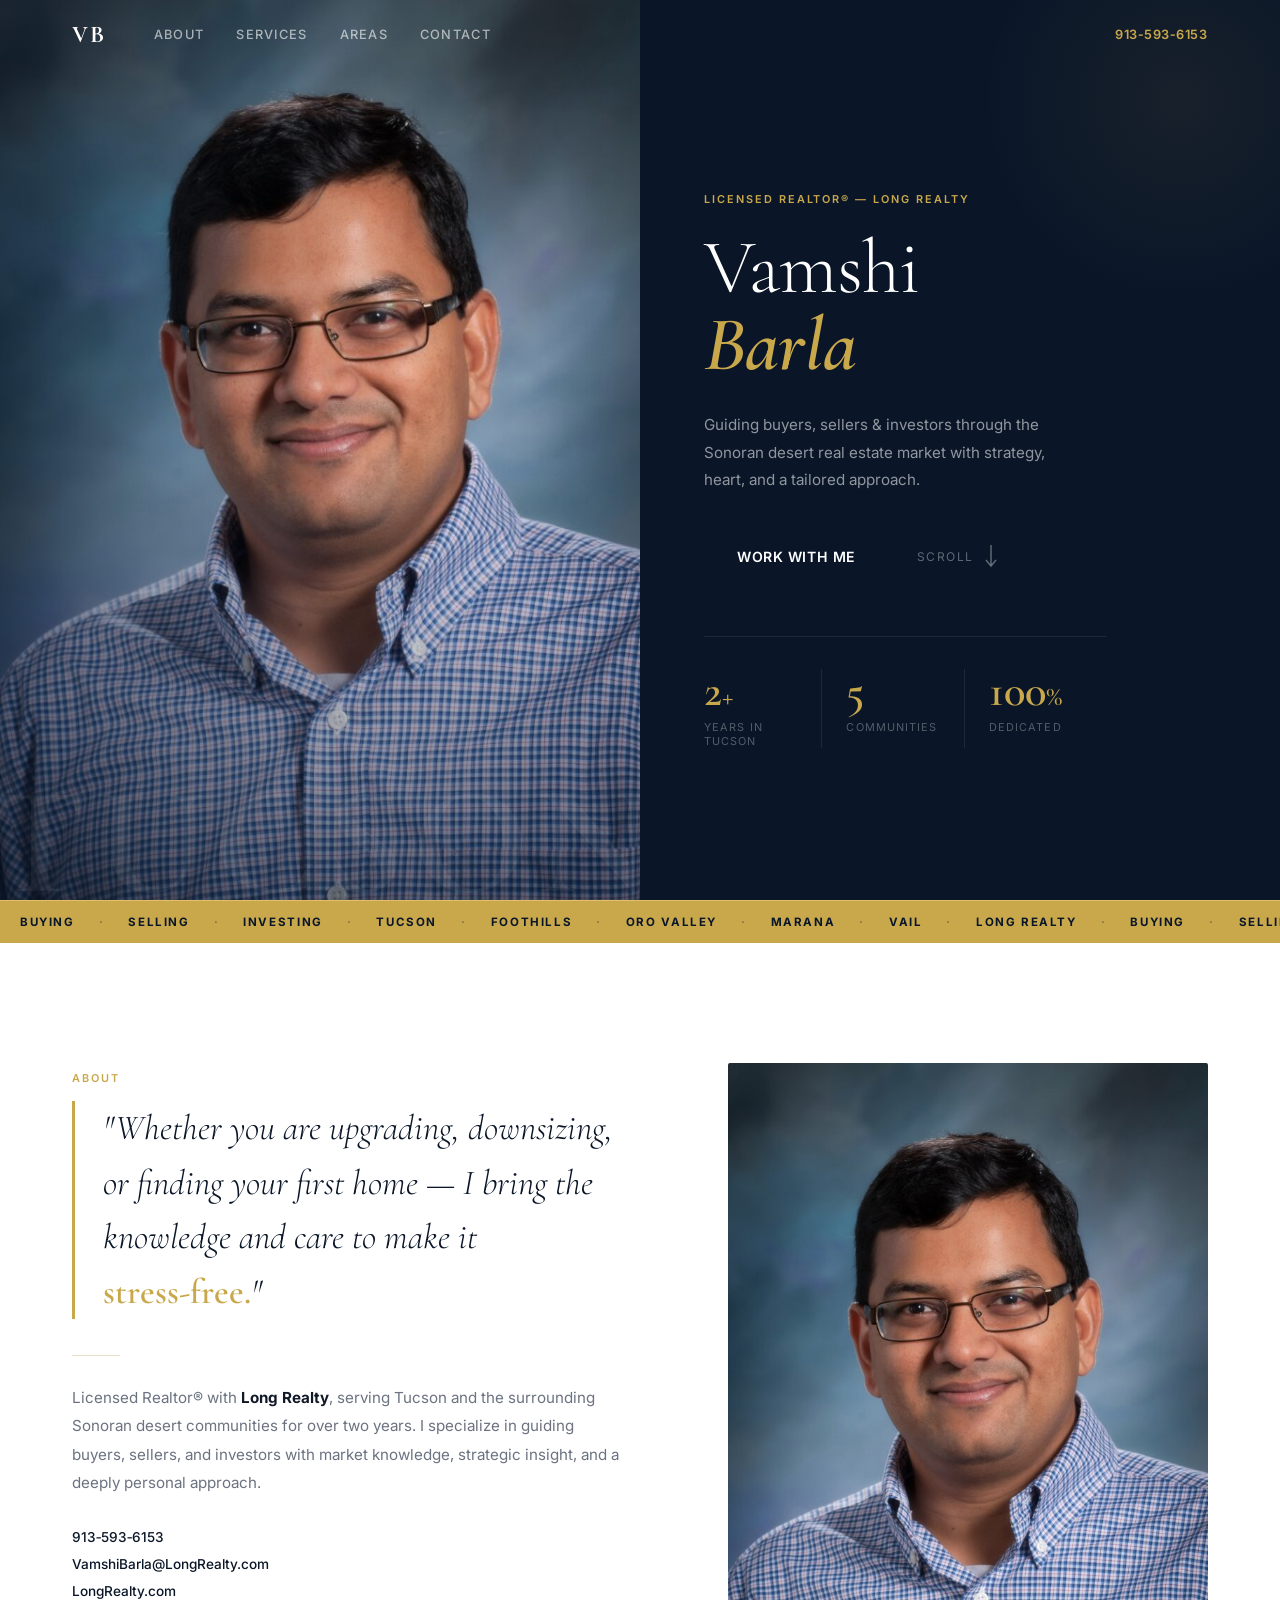
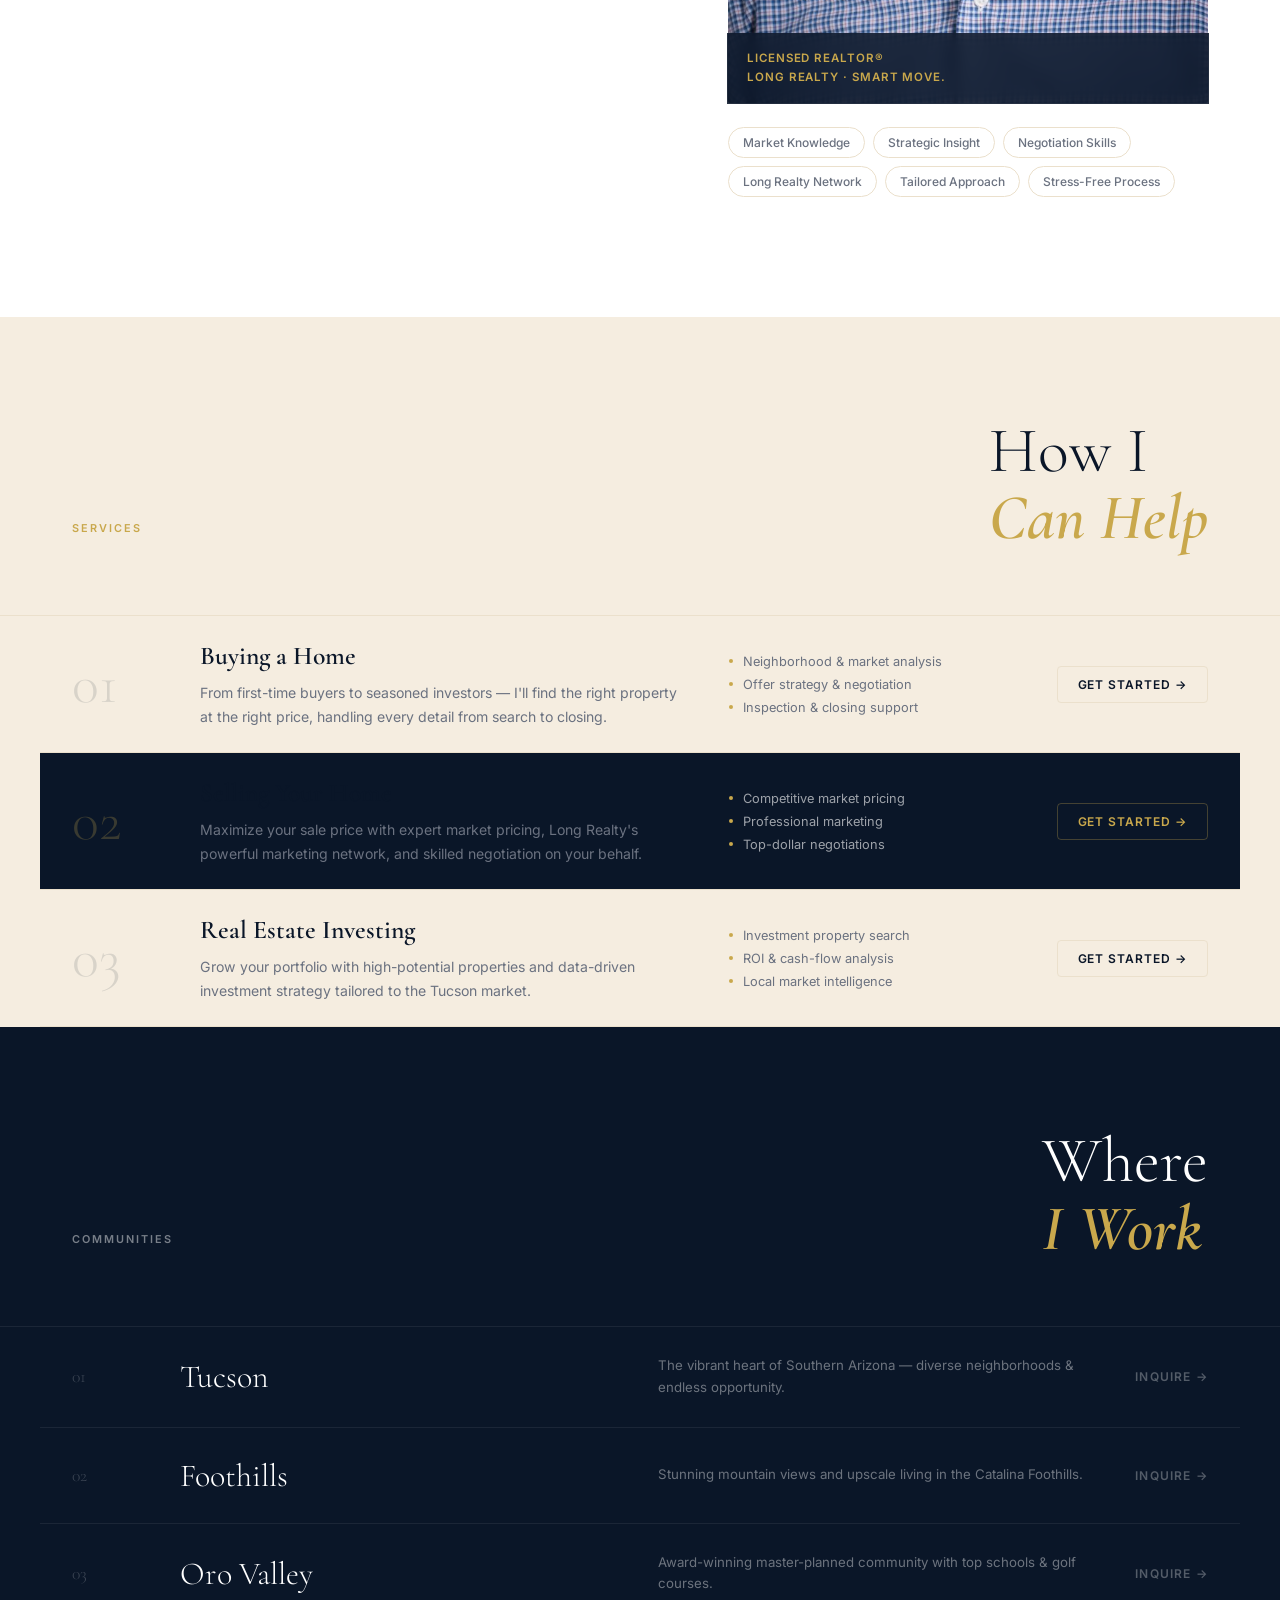
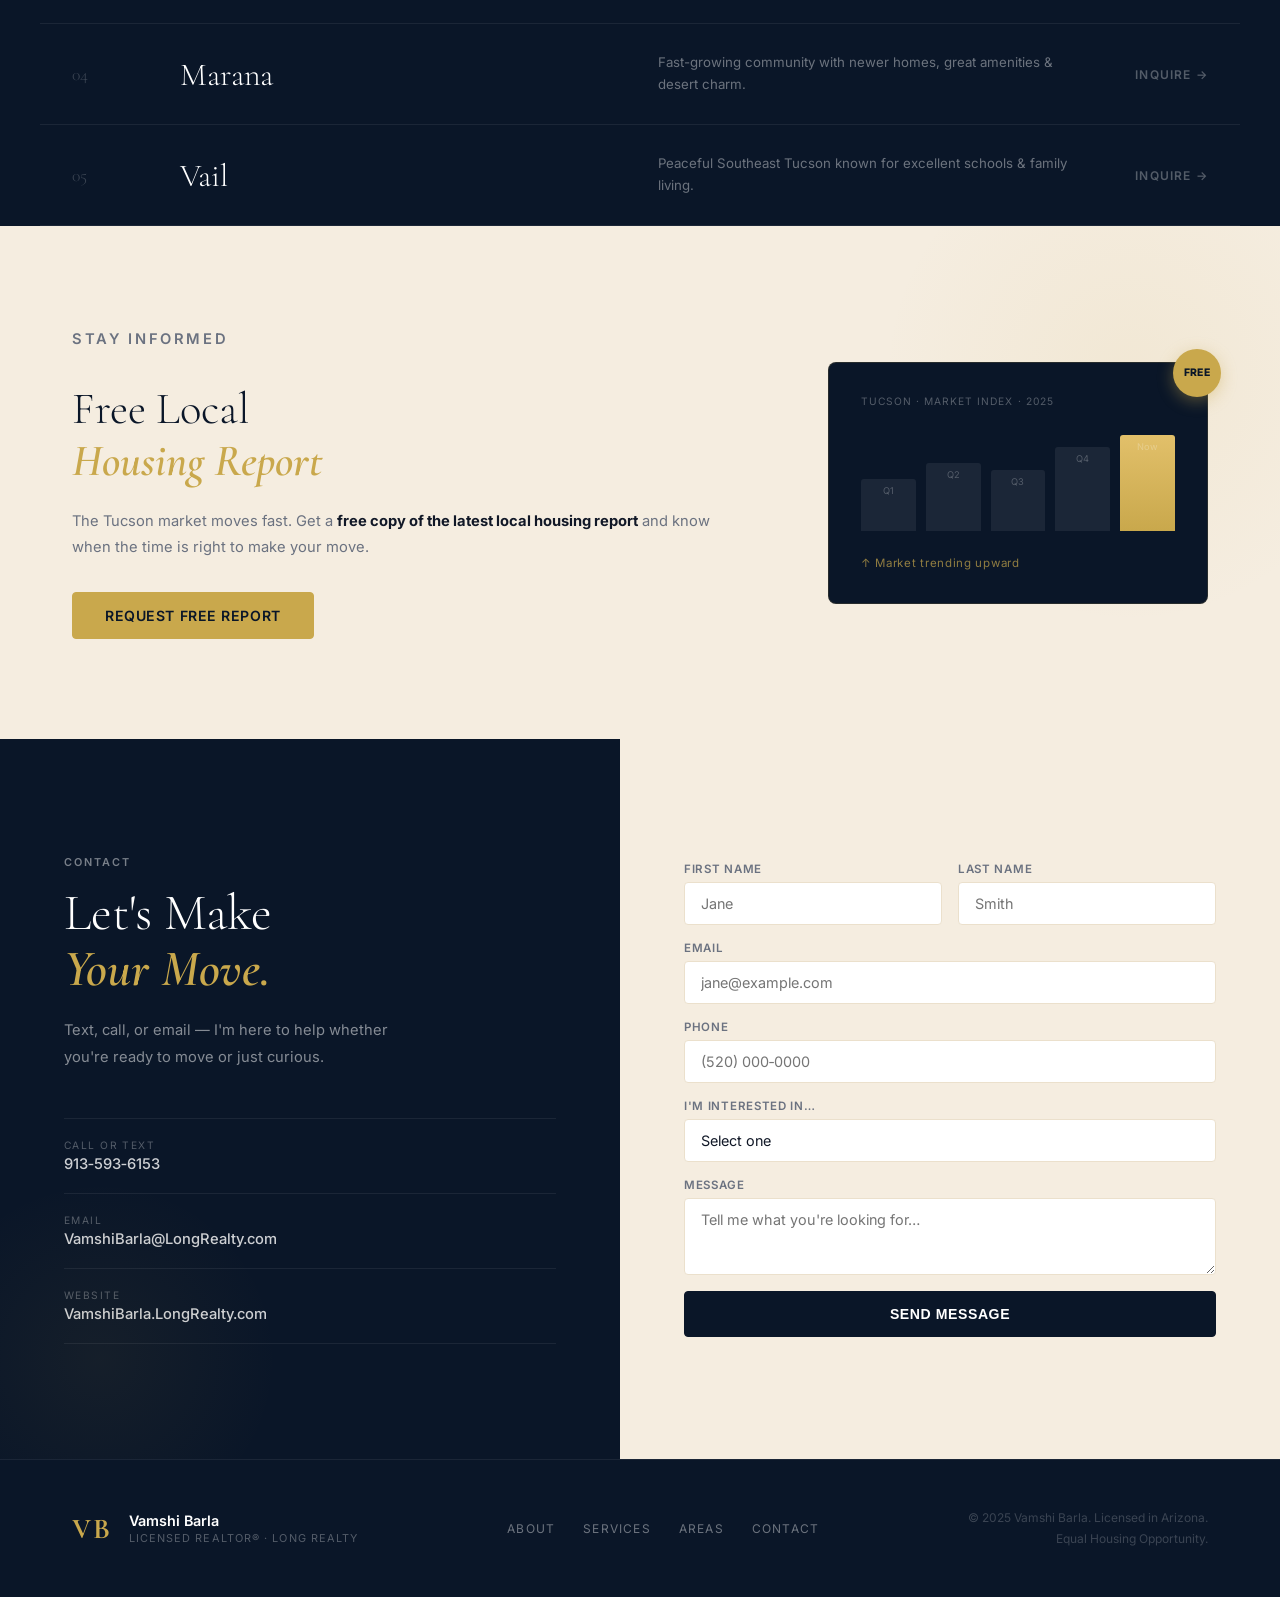
<file: docs/index.html>
<!DOCTYPE html>
<html lang="en">
<head>
  <meta charset="UTF-8" />
  <meta name="viewport" content="width=device-width, initial-scale=1.0" />
  <title>Vamshi Barla — Licensed Realtor® — Tucson, AZ</title>
  <link rel="preconnect" href="https://fonts.googleapis.com" />
  <link rel="preconnect" href="https://fonts.gstatic.com" crossorigin />
  <link href="https://fonts.googleapis.com/css2?family=Cormorant+Garamond:ital,wght@0,300;0,400;0,600;0,700;1,300;1,600&family=Inter:wght@300;400;500;600&display=swap" rel="stylesheet" />
  <link rel="stylesheet" href="style.css" />
</head>
<body>

  <!-- NAV -->
  <header class="nav" id="nav">
    <div class="nav__inner">
      <a href="#" class="nav__logo">VB</a>
      <nav class="nav__links" id="navLinks">
        <a href="#intro">About</a>
        <a href="#services">Services</a>
        <a href="#areas">Areas</a>
        <a href="#contact">Contact</a>
      </nav>
      <a href="tel:9135936153" class="nav__phone">913‑593‑6153</a>
      <button class="hamburger" id="hamburger"><span></span><span></span><span></span></button>
    </div>
  </header>

  <!-- HERO -->
  <section class="hero">
    <div class="hero__photo-side">
      <img src="vamshi.jpg" alt="Vamshi Barla" class="hero__photo" />
      <div class="hero__photo-overlay"></div>
      <div class="hero__watermark">TUCSON</div>
    </div>
    <div class="hero__text-side">
      <div class="hero__text-inner">
        <p class="hero__eyebrow">Licensed Realtor® — Long Realty</p>
        <h1 class="hero__title">Vamshi<br/><em>Barla</em></h1>
        <p class="hero__desc">Guiding buyers, sellers &amp; investors through the Sonoran desert real estate market with strategy, heart, and a tailored approach.</p>
        <div class="hero__actions">
          <a href="#contact" class="btn btn--dark">Work With Me</a>
          <a href="#intro" class="hero__scroll-link">
            <span>Scroll</span>
            <svg width="16" viewBox="0 0 16 24" fill="none" stroke="currentColor" stroke-width="1.5"><line x1="8" y1="0" x2="8" y2="20"/><polyline points="3,15 8,21 13,15"/></svg>
          </a>
        </div>
        <div class="hero__meta">
          <div class="hero__meta-item">
            <span class="hero__meta-n" data-target="2">0</span><span class="hero__meta-s">+</span>
            <span class="hero__meta-l">Years in Tucson</span>
          </div>
          <div class="hero__meta-item">
            <span class="hero__meta-n" data-target="5">0</span>
            <span class="hero__meta-l">Communities</span>
          </div>
          <div class="hero__meta-item">
            <span class="hero__meta-n" data-target="100">0</span><span class="hero__meta-s">%</span>
            <span class="hero__meta-l">Dedicated</span>
          </div>
        </div>
      </div>
    </div>
  </section>

  <!-- MARQUEE -->
  <div class="marquee">
    <div class="marquee__track">
      <span>Buying</span><span class="dot">·</span>
      <span>Selling</span><span class="dot">·</span>
      <span>Investing</span><span class="dot">·</span>
      <span>Tucson</span><span class="dot">·</span>
      <span>Foothills</span><span class="dot">·</span>
      <span>Oro Valley</span><span class="dot">·</span>
      <span>Marana</span><span class="dot">·</span>
      <span>Vail</span><span class="dot">·</span>
      <span>Long Realty</span><span class="dot">·</span>
      <span>Buying</span><span class="dot">·</span>
      <span>Selling</span><span class="dot">·</span>
      <span>Investing</span><span class="dot">·</span>
      <span>Tucson</span><span class="dot">·</span>
      <span>Foothills</span><span class="dot">·</span>
      <span>Oro Valley</span><span class="dot">·</span>
      <span>Marana</span><span class="dot">·</span>
      <span>Vail</span><span class="dot">·</span>
      <span>Long Realty</span><span class="dot">·</span>
    </div>
  </div>

  <!-- INTRO / ABOUT -->
  <section class="intro" id="intro">
    <div class="intro__grid">
      <div class="intro__left">
        <p class="label reveal-up">About</p>
        <blockquote class="intro__quote reveal-up" style="--d:.08s">
          "Whether you are upgrading, downsizing, or finding your first home — I bring the knowledge and care to make it <em>stress‑free.</em>"
        </blockquote>
        <div class="intro__divider reveal-up" style="--d:.12s"></div>
        <p class="intro__bio reveal-up" style="--d:.16s">Licensed Realtor® with <strong>Long Realty</strong>, serving Tucson and the surrounding Sonoran desert communities for over two years. I specialize in guiding buyers, sellers, and investors with market knowledge, strategic insight, and a deeply personal approach.</p>
        <div class="intro__links reveal-up" style="--d:.2s">
          <a href="tel:9135936153">913‑593‑6153</a>
          <a href="mailto:VamshiBarla@LongRealty.com">VamshiBarla@LongRealty.com</a>
          <a href="http://VamshiBarla.LongRealty.com" target="_blank">LongRealty.com</a>
        </div>
      </div>
      <div class="intro__right reveal-up" style="--d:.1s">
        <div class="intro__img-wrap">
          <img src="vamshi.jpg" alt="Vamshi Barla" />
          <div class="intro__img-tag">Licensed Realtor®<br/>Long Realty · Smart Move.</div>
        </div>
        <div class="intro__pills">
          <span class="pill">Market Knowledge</span>
          <span class="pill">Strategic Insight</span>
          <span class="pill">Negotiation Skills</span>
          <span class="pill">Long Realty Network</span>
          <span class="pill">Tailored Approach</span>
          <span class="pill">Stress-Free Process</span>
        </div>
      </div>
    </div>
  </section>

  <!-- SERVICES -->
  <section class="services" id="services">
    <div class="services__header">
      <p class="label">Services</p>
      <h2 class="services__title reveal-up">How I<br/><em>Can Help</em></h2>
    </div>
    <div class="services__list">
      <div class="srow reveal-up" style="--d:.05s">
        <div class="srow__num">01</div>
        <div class="srow__body">
          <h3>Buying a Home</h3>
          <p>From first-time buyers to seasoned investors — I'll find the right property at the right price, handling every detail from search to closing.</p>
        </div>
        <ul class="srow__list">
          <li>Neighborhood &amp; market analysis</li>
          <li>Offer strategy &amp; negotiation</li>
          <li>Inspection &amp; closing support</li>
        </ul>
        <a href="#contact" class="srow__cta">Get Started →</a>
      </div>

      <div class="srow srow--gold reveal-up" style="--d:.1s">
        <div class="srow__num">02</div>
        <div class="srow__body">
          <h3>Selling Your Home</h3>
          <p>Maximize your sale price with expert market pricing, Long Realty's powerful marketing network, and skilled negotiation on your behalf.</p>
        </div>
        <ul class="srow__list">
          <li>Competitive market pricing</li>
          <li>Professional marketing</li>
          <li>Top-dollar negotiations</li>
        </ul>
        <a href="#contact" class="srow__cta">Get Started →</a>
      </div>

      <div class="srow reveal-up" style="--d:.15s">
        <div class="srow__num">03</div>
        <div class="srow__body">
          <h3>Real Estate Investing</h3>
          <p>Grow your portfolio with high-potential properties and data-driven investment strategy tailored to the Tucson market.</p>
        </div>
        <ul class="srow__list">
          <li>Investment property search</li>
          <li>ROI &amp; cash-flow analysis</li>
          <li>Local market intelligence</li>
        </ul>
        <a href="#contact" class="srow__cta">Get Started →</a>
      </div>
    </div>
  </section>

  <!-- AREAS -->
  <section class="areas" id="areas">
    <div class="areas__header">
      <p class="label label--light">Communities</p>
      <h2 class="areas__title reveal-up">Where<br/><em>I Work</em></h2>
    </div>
    <div class="areas__list">
      <div class="arow reveal-up" style="--d:.05s">
        <span class="arow__num">01</span>
        <h3 class="arow__name">Tucson</h3>
        <p class="arow__desc">The vibrant heart of Southern Arizona — diverse neighborhoods &amp; endless opportunity.</p>
        <a href="#contact" class="arow__link">Inquire →</a>
      </div>
      <div class="arow reveal-up" style="--d:.1s">
        <span class="arow__num">02</span>
        <h3 class="arow__name">Foothills</h3>
        <p class="arow__desc">Stunning mountain views and upscale living in the Catalina Foothills.</p>
        <a href="#contact" class="arow__link">Inquire →</a>
      </div>
      <div class="arow reveal-up" style="--d:.15s">
        <span class="arow__num">03</span>
        <h3 class="arow__name">Oro Valley</h3>
        <p class="arow__desc">Award-winning master-planned community with top schools &amp; golf courses.</p>
        <a href="#contact" class="arow__link">Inquire →</a>
      </div>
      <div class="arow reveal-up" style="--d:.2s">
        <span class="arow__num">04</span>
        <h3 class="arow__name">Marana</h3>
        <p class="arow__desc">Fast-growing community with newer homes, great amenities &amp; desert charm.</p>
        <a href="#contact" class="arow__link">Inquire →</a>
      </div>
      <div class="arow reveal-up" style="--d:.25s">
        <span class="arow__num">05</span>
        <h3 class="arow__name">Vail</h3>
        <p class="arow__desc">Peaceful Southeast Tucson known for excellent schools &amp; family living.</p>
        <a href="#contact" class="arow__link">Inquire →</a>
      </div>
    </div>
  </section>

  <!-- REPORT STRIP -->
  <section class="report-strip">
    <div class="report-strip__inner">
      <div class="report-strip__copy reveal-up">
        <p class="label">Stay Informed</p>
        <h2>Free Local<br/><em>Housing Report</em></h2>
        <p>The Tucson market moves fast. Get a <strong>free copy of the latest local housing report</strong> and know when the time is right to make your move.</p>
        <a href="#contact" class="btn btn--gold">Request Free Report</a>
      </div>
      <div class="report-strip__visual reveal-up" style="--d:.1s">
        <div class="rcard">
          <span class="rcard__label">Tucson · Market Index · 2025</span>
          <div class="rcard__bars" id="reportBars">
            <div class="rbar" style="--h:52%;--delay:0s"><span>Q1</span></div>
            <div class="rbar" style="--h:68%;--delay:.1s"><span>Q2</span></div>
            <div class="rbar" style="--h:61%;--delay:.2s"><span>Q3</span></div>
            <div class="rbar" style="--h:84%;--delay:.3s"><span>Q4</span></div>
            <div class="rbar rbar--gold" style="--h:96%;--delay:.4s"><span>Now</span></div>
          </div>
          <span class="rcard__trend">↑ Market trending upward</span>
          <div class="rcard__free">FREE</div>
        </div>
      </div>
    </div>
  </section>

  <!-- CONTACT -->
  <section class="contact" id="contact">
    <div class="contact__split">
      <div class="contact__left">
        <p class="label label--light">Contact</p>
        <h2 class="contact__title reveal-up">Let's Make<br/><em>Your Move.</em></h2>
        <p class="contact__sub reveal-up" style="--d:.08s">Text, call, or email — I'm here to help whether you're ready to move or just curious.</p>
        <div class="contact__info reveal-up" style="--d:.14s">
          <a href="tel:9135936153" class="cinfo">
            <span class="cinfo__label">Call or Text</span>
            <span class="cinfo__val">913‑593‑6153</span>
          </a>
          <a href="mailto:VamshiBarla@LongRealty.com" class="cinfo">
            <span class="cinfo__label">Email</span>
            <span class="cinfo__val">VamshiBarla@LongRealty.com</span>
          </a>
          <a href="http://VamshiBarla.LongRealty.com" target="_blank" class="cinfo">
            <span class="cinfo__label">Website</span>
            <span class="cinfo__val">VamshiBarla.LongRealty.com</span>
          </a>
        </div>
      </div>
      <div class="contact__right">
        <form class="cform reveal-up" style="--d:.1s" onsubmit="handleSubmit(event)">
          <div class="frow">
            <div class="fgroup"><label>First Name</label><input type="text" placeholder="Jane" required /></div>
            <div class="fgroup"><label>Last Name</label><input type="text" placeholder="Smith" required /></div>
          </div>
          <div class="fgroup"><label>Email</label><input type="email" placeholder="jane@example.com" required /></div>
          <div class="fgroup"><label>Phone</label><input type="tel" placeholder="(520) 000‑0000" /></div>
          <div class="fgroup">
            <label>I'm interested in…</label>
            <select><option value="">Select one</option><option>Buying a Home</option><option>Selling My Home</option><option>Real Estate Investing</option><option>Free Housing Report</option><option>Just Exploring</option></select>
          </div>
          <div class="fgroup"><label>Message</label><textarea rows="3" placeholder="Tell me what you're looking for…"></textarea></div>
          <button type="submit" class="btn btn--dark btn--full">Send Message</button>
          <div class="form__success" id="formSuccess">Thanks! I'll be in touch shortly.</div>
        </form>
      </div>
    </div>
  </section>

  <!-- FOOTER -->
  <footer class="footer">
    <div class="footer__inner">
      <div class="footer__brand">
        <span class="footer__logo">VB</span>
        <div>
          <p class="footer__name">Vamshi Barla</p>
          <p class="footer__tag">Licensed Realtor® · Long Realty</p>
        </div>
      </div>
      <div class="footer__links">
        <a href="#intro">About</a>
        <a href="#services">Services</a>
        <a href="#areas">Areas</a>
        <a href="#contact">Contact</a>
      </div>
      <p class="footer__legal">&copy; 2025 Vamshi Barla. Licensed in Arizona.<br/>Equal Housing Opportunity.</p>
    </div>
  </footer>

  <script src="script.js"></script>
</body>
</html>
</file>
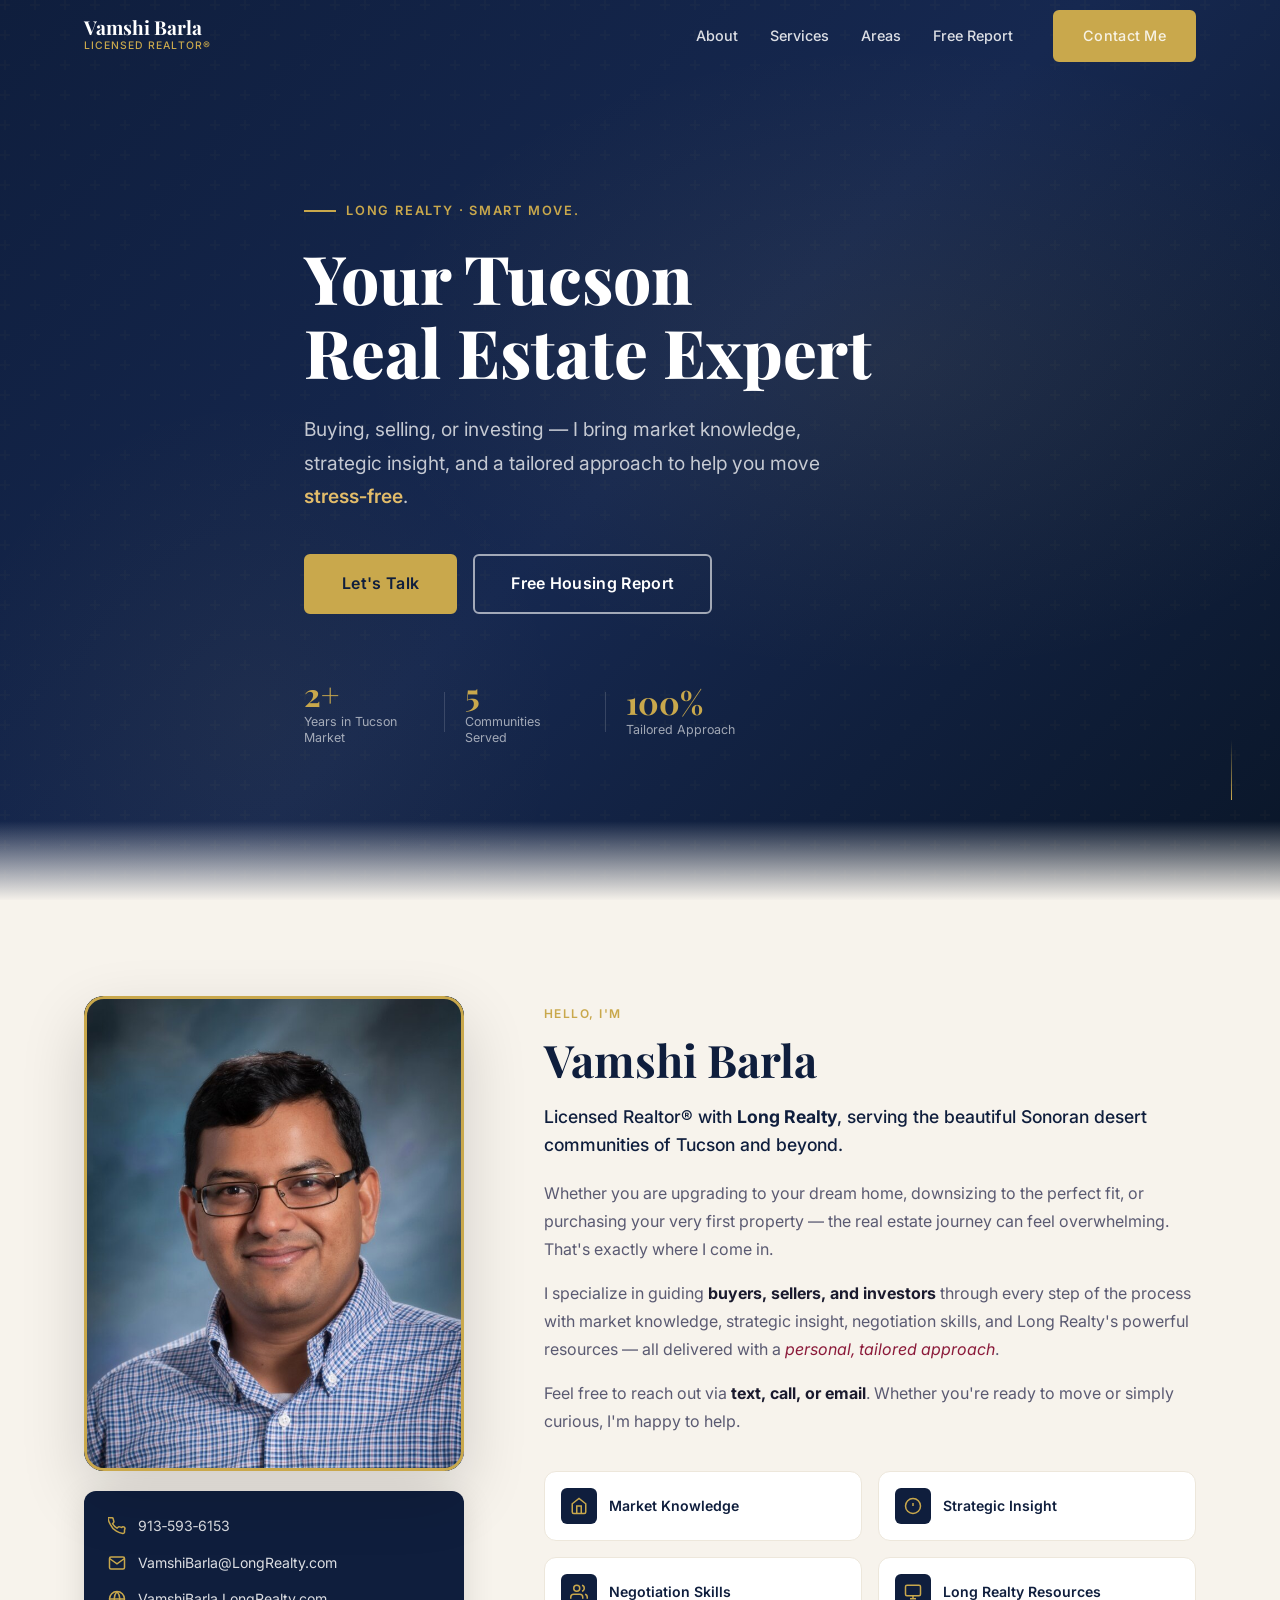
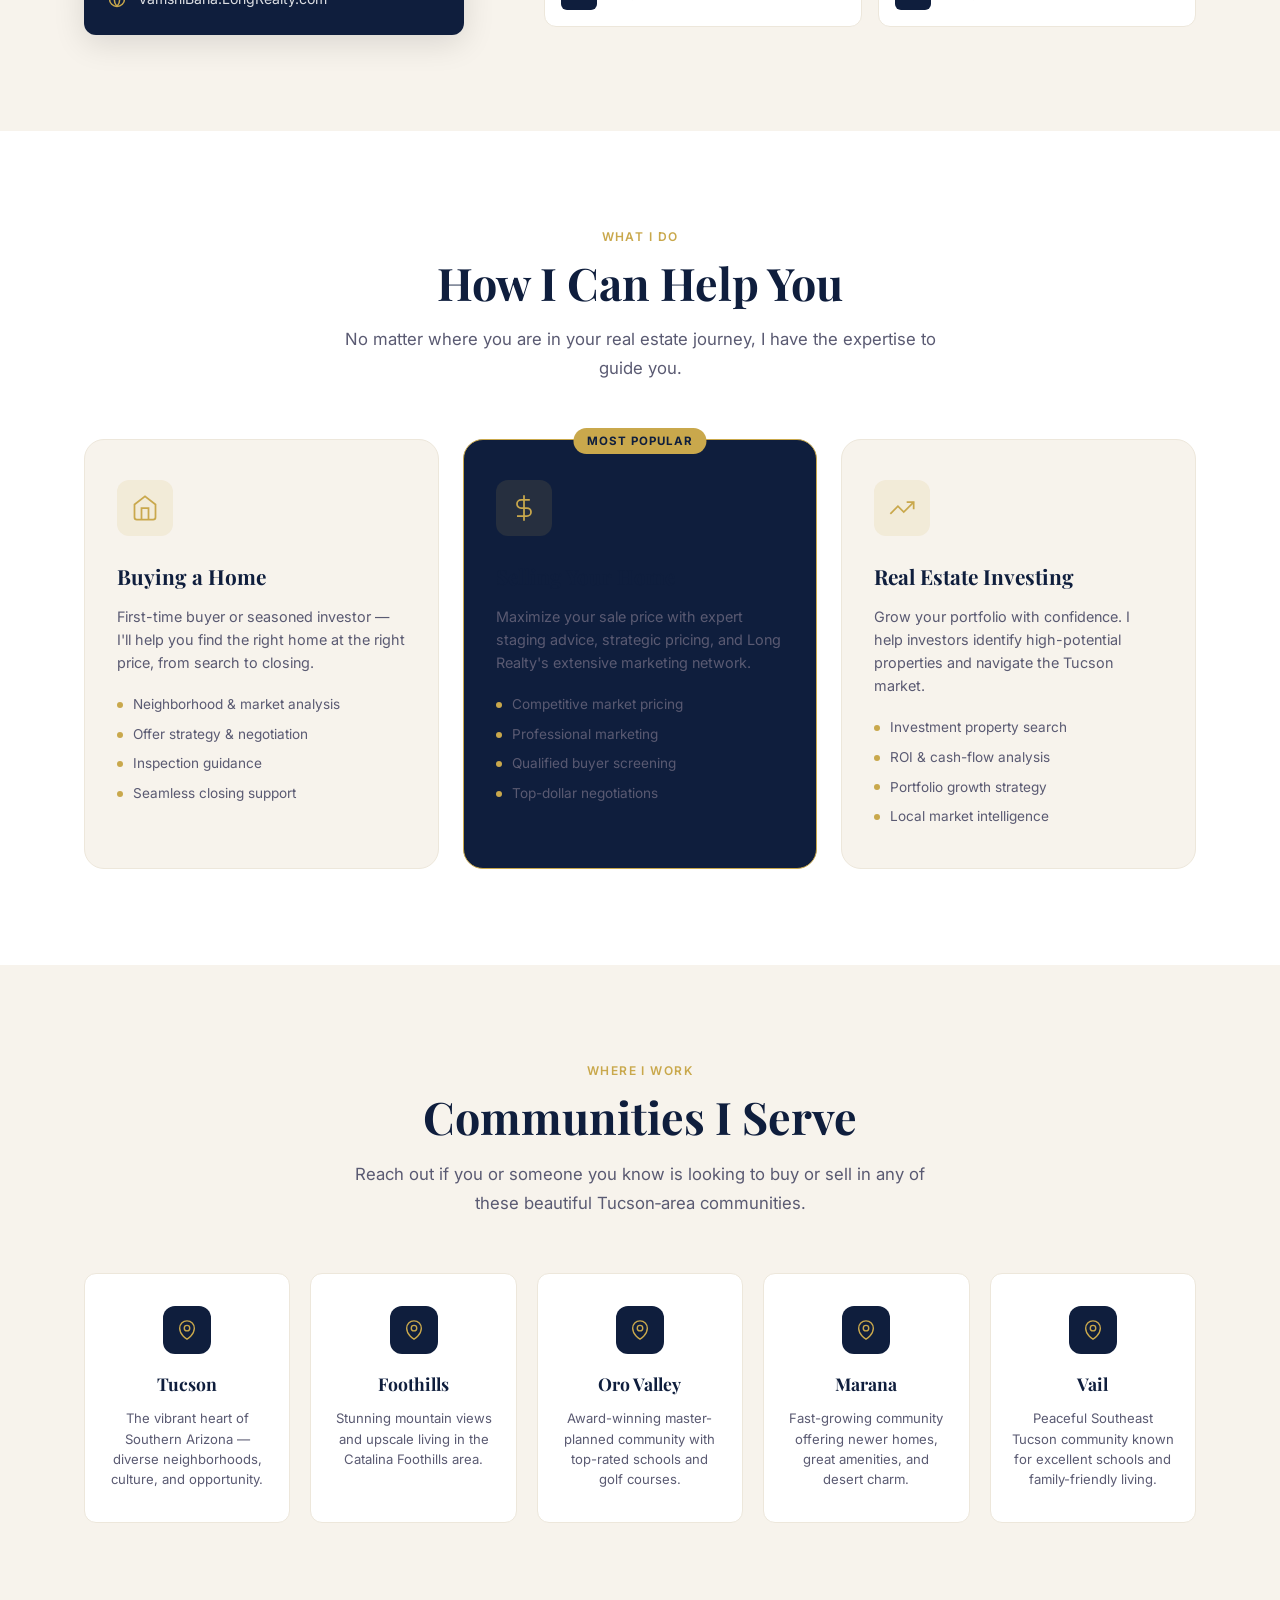
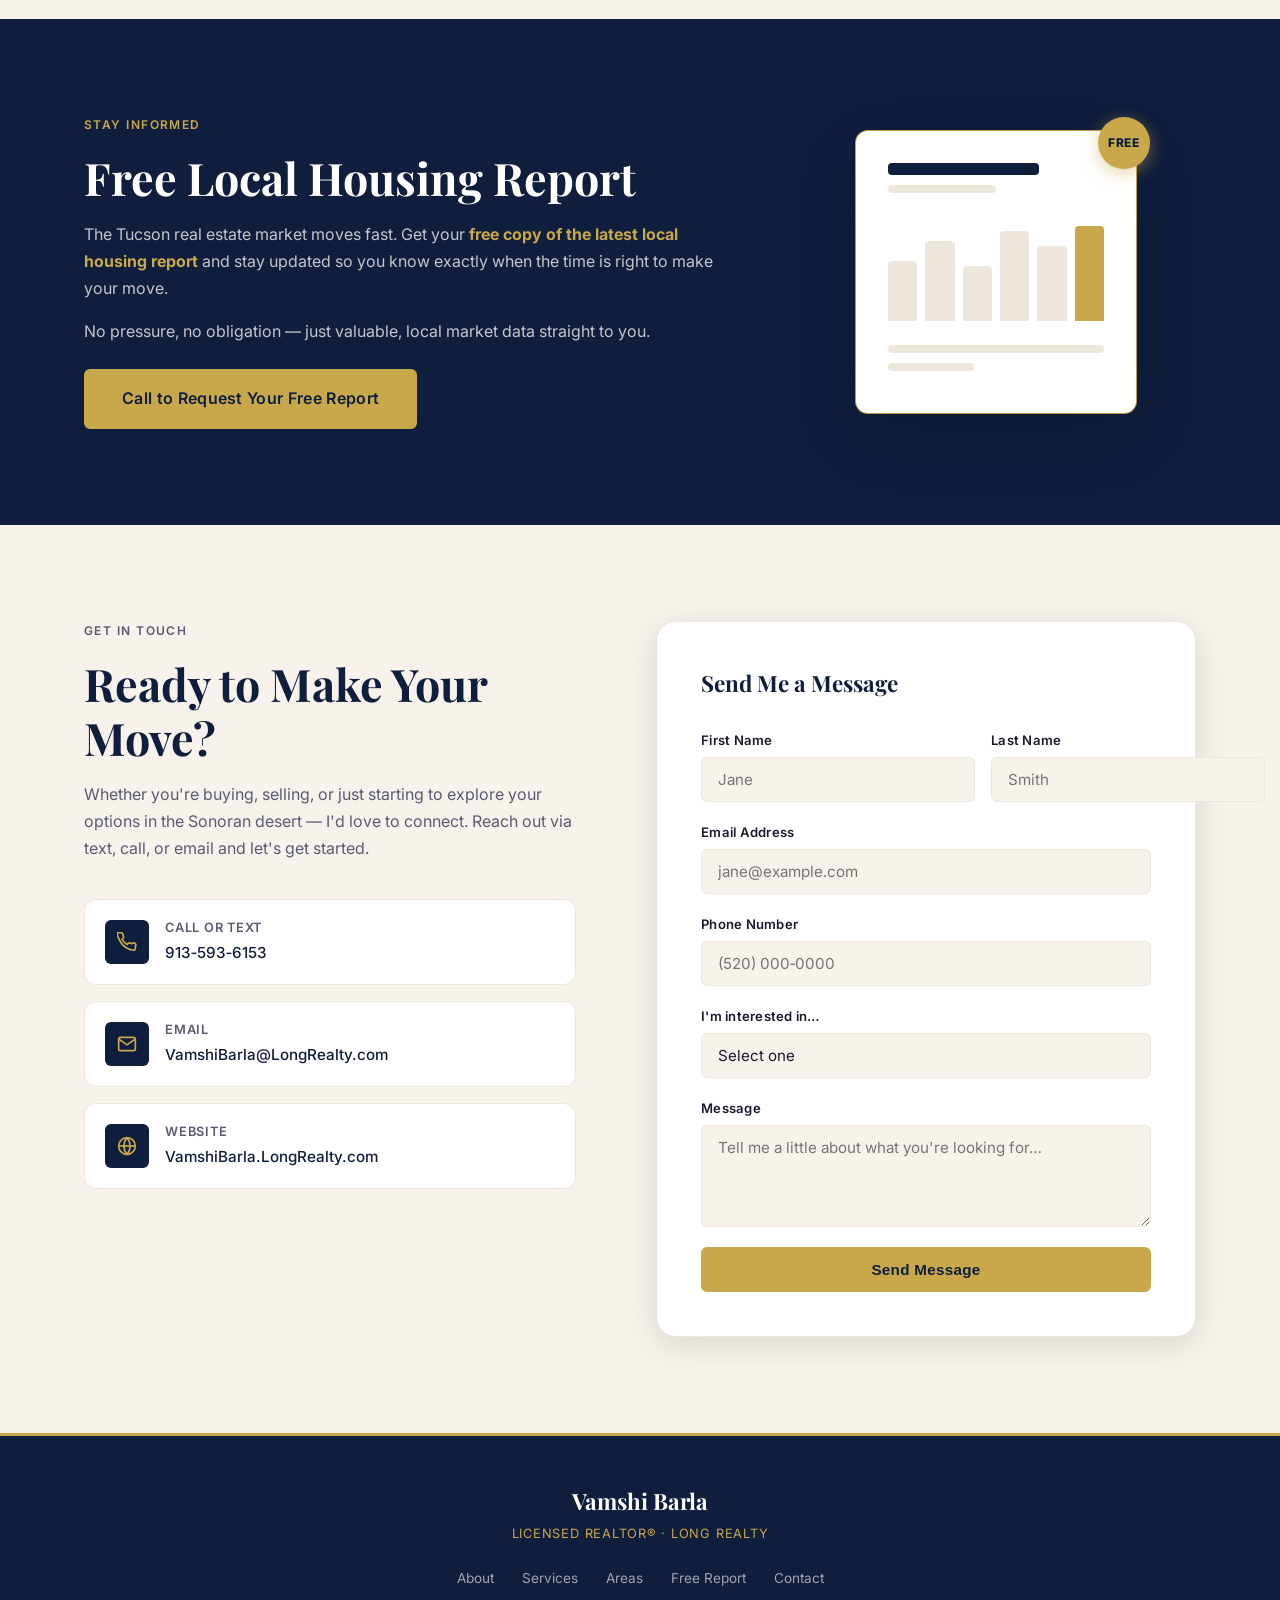
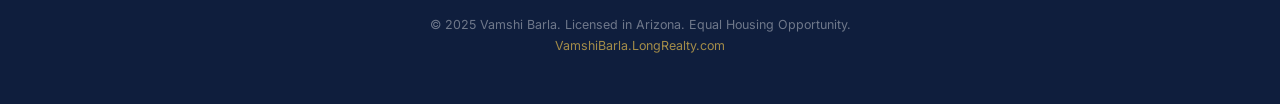
<file: vamshi-barla-website/index.html>
<!DOCTYPE html>
<html lang="en">
<head>
  <meta charset="UTF-8" />
  <meta name="viewport" content="width=device-width, initial-scale=1.0" />
  <title>Vamshi Barla | Licensed Realtor® | Long Realty – Tucson</title>
  <meta name="description" content="Vamshi Barla – Licensed Realtor® with Long Realty. Helping buyers, sellers, and investors in Tucson, Foothills, Oro Valley, Marana, and Vail." />
  <link rel="preconnect" href="https://fonts.googleapis.com" />
  <link rel="preconnect" href="https://fonts.gstatic.com" crossorigin />
  <link href="https://fonts.googleapis.com/css2?family=Playfair+Display:wght@600;700;800&family=Inter:wght@300;400;500;600&display=swap" rel="stylesheet" />
  <link rel="stylesheet" href="style.css" />
</head>
<body>

  <!-- ── NAV ── -->
  <header class="nav" id="nav">
    <div class="nav__inner container">
      <a href="#" class="nav__brand">
        <span class="nav__name">Vamshi Barla</span>
        <span class="nav__tag">Licensed Realtor®</span>
      </a>
      <nav class="nav__links" id="navLinks">
        <a href="#about">About</a>
        <a href="#services">Services</a>
        <a href="#areas">Areas</a>
        <a href="#report">Free Report</a>
        <a href="#contact" class="btn btn--gold">Contact Me</a>
      </nav>
      <button class="nav__hamburger" id="hamburger" aria-label="Menu">
        <span></span><span></span><span></span>
      </button>
    </div>
  </header>

  <!-- ── HERO ── -->
  <section class="hero">
    <div class="hero__overlay"></div>
    <div class="hero__content container">
      <p class="hero__eyebrow">Long Realty · Smart Move.</p>
      <h1 class="hero__title">Your Tucson Real&nbsp;Estate Expert</h1>
      <p class="hero__sub">
        Buying, selling, or investing — I bring market knowledge, strategic insight,
        and a tailored approach to help you move <em>stress‑free</em>.
      </p>
      <div class="hero__ctas">
        <a href="#contact" class="btn btn--gold btn--lg">Let's Talk</a>
        <a href="#report" class="btn btn--outline btn--lg">Free Housing Report</a>
      </div>
      <div class="hero__badges">
        <div class="badge"><span class="badge__num">2+</span><span class="badge__label">Years in Tucson Market</span></div>
        <div class="badge__divider"></div>
        <div class="badge"><span class="badge__num">5</span><span class="badge__label">Communities Served</span></div>
        <div class="badge__divider"></div>
        <div class="badge"><span class="badge__num">100%</span><span class="badge__label">Tailored Approach</span></div>
      </div>
    </div>
    <div class="hero__scroll">
      <span></span>
    </div>
  </section>

  <!-- ── ABOUT ── -->
  <section class="about section" id="about">
    <div class="container about__grid">
      <div class="about__photo-wrap">
        <div class="about__photo-frame">
          <img src="vamshi.jpg" alt="Vamshi Barla – Licensed Realtor®" class="about__photo" onerror="this.style.display='none';this.nextElementSibling.style.display='flex'" />
          <div class="about__photo-placeholder">
            <svg viewBox="0 0 80 80" fill="none"><circle cx="40" cy="30" r="16" fill="#c9a84c"/><ellipse cx="40" cy="65" rx="26" ry="16" fill="#c9a84c"/></svg>
            <span>Vamshi Barla</span>
          </div>
        </div>
        <div class="about__card">
          <a href="tel:9135936153" class="about__contact-item">
            <svg viewBox="0 0 24 24" fill="none" stroke="currentColor" stroke-width="2"><path d="M22 16.92v3a2 2 0 01-2.18 2 19.79 19.79 0 01-8.63-3.07A19.5 19.5 0 013.07 9.8a19.79 19.79 0 01-3.07-8.67A2 2 0 012 .9h3a2 2 0 012 1.72c.127.96.361 1.903.7 2.81a2 2 0 01-.45 2.11L6.09 8.91a16 16 0 006 6l1.27-1.27a2 2 0 012.11-.45c.907.339 1.85.573 2.81.7A2 2 0 0122 16.92z"/></svg>
            913‑593‑6153
          </a>
          <a href="mailto:VamshiBarla@LongRealty.com" class="about__contact-item">
            <svg viewBox="0 0 24 24" fill="none" stroke="currentColor" stroke-width="2"><path d="M4 4h16c1.1 0 2 .9 2 2v12c0 1.1-.9 2-2 2H4c-1.1 0-2-.9-2-2V6c0-1.1.9-2 2-2z"/><polyline points="22,6 12,13 2,6"/></svg>
            VamshiBarla@LongRealty.com
          </a>
          <a href="http://VamshiBarla.LongRealty.com" target="_blank" class="about__contact-item">
            <svg viewBox="0 0 24 24" fill="none" stroke="currentColor" stroke-width="2"><circle cx="12" cy="12" r="10"/><line x1="2" y1="12" x2="22" y2="12"/><path d="M12 2a15.3 15.3 0 010 20M12 2a15.3 15.3 0 000 20"/></svg>
            VamshiBarla.LongRealty.com
          </a>
        </div>
      </div>

      <div class="about__copy">
        <p class="section__eyebrow">Hello, I'm</p>
        <h2 class="section__title">Vamshi Barla</h2>
        <p class="about__intro">
          Licensed Realtor® with <strong>Long Realty</strong>, serving the beautiful Sonoran
          desert communities of Tucson and beyond.
        </p>
        <p class="about__body">
          Whether you are upgrading to your dream home, downsizing to the perfect fit,
          or purchasing your very first property — the real estate journey can feel
          overwhelming. That's exactly where I come in.
        </p>
        <p class="about__body">
          I specialize in guiding <strong>buyers, sellers, and investors</strong> through
          every step of the process with market knowledge, strategic insight, negotiation
          skills, and Long Realty's powerful resources — all delivered with a
          <em>personal, tailored approach</em>.
        </p>
        <p class="about__body">
          Feel free to reach out via <strong>text, call, or email</strong>. Whether you're
          ready to move or simply curious, I'm happy to help.
        </p>
        <div class="about__pillars">
          <div class="pillar">
            <div class="pillar__icon">
              <svg viewBox="0 0 24 24" fill="none" stroke="currentColor" stroke-width="2"><path d="M3 9l9-7 9 7v11a2 2 0 01-2 2H5a2 2 0 01-2-2z"/><polyline points="9 22 9 12 15 12 15 22"/></svg>
            </div>
            <span>Market Knowledge</span>
          </div>
          <div class="pillar">
            <div class="pillar__icon">
              <svg viewBox="0 0 24 24" fill="none" stroke="currentColor" stroke-width="2"><circle cx="12" cy="12" r="10"/><line x1="12" y1="8" x2="12" y2="12"/><line x1="12" y1="16" x2="12.01" y2="16"/></svg>
            </div>
            <span>Strategic Insight</span>
          </div>
          <div class="pillar">
            <div class="pillar__icon">
              <svg viewBox="0 0 24 24" fill="none" stroke="currentColor" stroke-width="2"><path d="M17 21v-2a4 4 0 00-4-4H5a4 4 0 00-4 4v2"/><circle cx="9" cy="7" r="4"/><path d="M23 21v-2a4 4 0 00-3-3.87M16 3.13a4 4 0 010 7.75"/></svg>
            </div>
            <span>Negotiation Skills</span>
          </div>
          <div class="pillar">
            <div class="pillar__icon">
              <svg viewBox="0 0 24 24" fill="none" stroke="currentColor" stroke-width="2"><rect x="2" y="3" width="20" height="14" rx="2"/><line x1="8" y1="21" x2="16" y2="21"/><line x1="12" y1="17" x2="12" y2="21"/></svg>
            </div>
            <span>Long Realty Resources</span>
          </div>
        </div>
      </div>
    </div>
  </section>

  <!-- ── SERVICES ── -->
  <section class="services section" id="services">
    <div class="container">
      <p class="section__eyebrow center">What I Do</p>
      <h2 class="section__title center">How I Can Help You</h2>
      <p class="section__sub center">No matter where you are in your real estate journey, I have the expertise to guide you.</p>

      <div class="services__grid">
        <div class="service-card">
          <div class="service-card__icon">
            <svg viewBox="0 0 24 24" fill="none" stroke="currentColor" stroke-width="1.5"><path d="M3 9l9-7 9 7v11a2 2 0 01-2 2H5a2 2 0 01-2-2z"/><polyline points="9 22 9 12 15 12 15 22"/></svg>
          </div>
          <h3>Buying a Home</h3>
          <p>First-time buyer or seasoned investor — I'll help you find the right home at the right price, from search to closing.</p>
          <ul>
            <li>Neighborhood & market analysis</li>
            <li>Offer strategy & negotiation</li>
            <li>Inspection guidance</li>
            <li>Seamless closing support</li>
          </ul>
        </div>

        <div class="service-card service-card--featured">
          <div class="service-card__badge">Most Popular</div>
          <div class="service-card__icon">
            <svg viewBox="0 0 24 24" fill="none" stroke="currentColor" stroke-width="1.5"><line x1="12" y1="1" x2="12" y2="23"/><path d="M17 5H9.5a3.5 3.5 0 000 7h5a3.5 3.5 0 010 7H6"/></svg>
          </div>
          <h3>Selling Your Home</h3>
          <p>Maximize your sale price with expert staging advice, strategic pricing, and Long Realty's extensive marketing network.</p>
          <ul>
            <li>Competitive market pricing</li>
            <li>Professional marketing</li>
            <li>Qualified buyer screening</li>
            <li>Top-dollar negotiations</li>
          </ul>
        </div>

        <div class="service-card">
          <div class="service-card__icon">
            <svg viewBox="0 0 24 24" fill="none" stroke="currentColor" stroke-width="1.5"><polyline points="22 7 13.5 15.5 8.5 10.5 2 17"/><polyline points="16 7 22 7 22 13"/></svg>
          </div>
          <h3>Real Estate Investing</h3>
          <p>Grow your portfolio with confidence. I help investors identify high-potential properties and navigate the Tucson market.</p>
          <ul>
            <li>Investment property search</li>
            <li>ROI & cash-flow analysis</li>
            <li>Portfolio growth strategy</li>
            <li>Local market intelligence</li>
          </ul>
        </div>
      </div>
    </div>
  </section>

  <!-- ── AREAS ── -->
  <section class="areas section" id="areas">
    <div class="container">
      <p class="section__eyebrow center">Where I Work</p>
      <h2 class="section__title center">Communities I Serve</h2>
      <p class="section__sub center">
        Reach out if you or someone you know is looking to buy or sell in any of these beautiful Tucson‑area communities.
      </p>
      <div class="areas__grid">
        <div class="area-card">
          <div class="area-card__icon">
            <svg viewBox="0 0 24 24" fill="none" stroke="currentColor" stroke-width="1.5"><path d="M12 22s-8-4.5-8-11.8A8 8 0 0112 2a8 8 0 018 8.2c0 7.3-8 11.8-8 11.8z"/><circle cx="12" cy="10" r="3"/></svg>
          </div>
          <h3>Tucson</h3>
          <p>The vibrant heart of Southern Arizona — diverse neighborhoods, culture, and opportunity.</p>
        </div>
        <div class="area-card">
          <div class="area-card__icon">
            <svg viewBox="0 0 24 24" fill="none" stroke="currentColor" stroke-width="1.5"><path d="M12 22s-8-4.5-8-11.8A8 8 0 0112 2a8 8 0 018 8.2c0 7.3-8 11.8-8 11.8z"/><circle cx="12" cy="10" r="3"/></svg>
          </div>
          <h3>Foothills</h3>
          <p>Stunning mountain views and upscale living in the Catalina Foothills area.</p>
        </div>
        <div class="area-card">
          <div class="area-card__icon">
            <svg viewBox="0 0 24 24" fill="none" stroke="currentColor" stroke-width="1.5"><path d="M12 22s-8-4.5-8-11.8A8 8 0 0112 2a8 8 0 018 8.2c0 7.3-8 11.8-8 11.8z"/><circle cx="12" cy="10" r="3"/></svg>
          </div>
          <h3>Oro Valley</h3>
          <p>Award-winning master-planned community with top-rated schools and golf courses.</p>
        </div>
        <div class="area-card">
          <div class="area-card__icon">
            <svg viewBox="0 0 24 24" fill="none" stroke="currentColor" stroke-width="1.5"><path d="M12 22s-8-4.5-8-11.8A8 8 0 0112 2a8 8 0 018 8.2c0 7.3-8 11.8-8 11.8z"/><circle cx="12" cy="10" r="3"/></svg>
          </div>
          <h3>Marana</h3>
          <p>Fast-growing community offering newer homes, great amenities, and desert charm.</p>
        </div>
        <div class="area-card">
          <div class="area-card__icon">
            <svg viewBox="0 0 24 24" fill="none" stroke="currentColor" stroke-width="1.5"><path d="M12 22s-8-4.5-8-11.8A8 8 0 0112 2a8 8 0 018 8.2c0 7.3-8 11.8-8 11.8z"/><circle cx="12" cy="10" r="3"/></svg>
          </div>
          <h3>Vail</h3>
          <p>Peaceful Southeast Tucson community known for excellent schools and family-friendly living.</p>
        </div>
      </div>
    </div>
  </section>

  <!-- ── FREE REPORT ── -->
  <section class="report section" id="report">
    <div class="container report__inner">
      <div class="report__copy">
        <p class="section__eyebrow">Stay Informed</p>
        <h2 class="section__title">Free Local Housing Report</h2>
        <p>
          The Tucson real estate market moves fast. Get your <strong>free copy of the latest
          local housing report</strong> and stay updated so you know exactly when the
          time is right to make your move.
        </p>
        <p>No pressure, no obligation — just valuable, local market data straight to you.</p>
        <a href="tel:9135936153" class="btn btn--gold btn--lg">Call to Request Your Free Report</a>
      </div>
      <div class="report__visual">
        <div class="report__doc">
          <div class="report__doc-header">
            <div class="report__doc-line report__doc-line--title"></div>
            <div class="report__doc-line report__doc-line--sub"></div>
          </div>
          <div class="report__chart">
            <div class="report__bar" style="--h:60%"></div>
            <div class="report__bar" style="--h:80%"></div>
            <div class="report__bar" style="--h:55%"></div>
            <div class="report__bar" style="--h:90%"></div>
            <div class="report__bar" style="--h:75%"></div>
            <div class="report__bar report__bar--gold" style="--h:95%"></div>
          </div>
          <div class="report__doc-footer">
            <div class="report__doc-line"></div>
            <div class="report__doc-line report__doc-line--short"></div>
          </div>
          <div class="report__badge-free">FREE</div>
        </div>
      </div>
    </div>
  </section>

  <!-- ── CONTACT ── -->
  <section class="contact section" id="contact">
    <div class="container contact__grid">
      <div class="contact__copy">
        <p class="section__eyebrow">Get In Touch</p>
        <h2 class="section__title">Ready to Make Your Move?</h2>
        <p>
          Whether you're buying, selling, or just starting to explore your options in
          the Sonoran desert — I'd love to connect. Reach out via text, call, or email
          and let's get started.
        </p>
        <div class="contact__methods">
          <a href="tel:9135936153" class="contact__method">
            <div class="contact__method-icon">
              <svg viewBox="0 0 24 24" fill="none" stroke="currentColor" stroke-width="2"><path d="M22 16.92v3a2 2 0 01-2.18 2 19.79 19.79 0 01-8.63-3.07A19.5 19.5 0 013.07 9.8a19.79 19.79 0 01-3.07-8.67A2 2 0 012 .9h3a2 2 0 012 1.72c.127.96.361 1.903.7 2.81a2 2 0 01-.45 2.11L6.09 8.91a16 16 0 006 6l1.27-1.27a2 2 0 012.11-.45c.907.339 1.85.573 2.81.7A2 2 0 0122 16.92z"/></svg>
            </div>
            <div>
              <strong>Call or Text</strong>
              <span>913‑593‑6153</span>
            </div>
          </a>
          <a href="mailto:VamshiBarla@LongRealty.com" class="contact__method">
            <div class="contact__method-icon">
              <svg viewBox="0 0 24 24" fill="none" stroke="currentColor" stroke-width="2"><path d="M4 4h16c1.1 0 2 .9 2 2v12c0 1.1-.9 2-2 2H4c-1.1 0-2-.9-2-2V6c0-1.1.9-2 2-2z"/><polyline points="22,6 12,13 2,6"/></svg>
            </div>
            <div>
              <strong>Email</strong>
              <span>VamshiBarla@LongRealty.com</span>
            </div>
          </a>
          <a href="http://VamshiBarla.LongRealty.com" target="_blank" class="contact__method">
            <div class="contact__method-icon">
              <svg viewBox="0 0 24 24" fill="none" stroke="currentColor" stroke-width="2"><circle cx="12" cy="12" r="10"/><line x1="2" y1="12" x2="22" y2="12"/><path d="M12 2a15.3 15.3 0 010 20M12 2a15.3 15.3 0 000 20"/></svg>
            </div>
            <div>
              <strong>Website</strong>
              <span>VamshiBarla.LongRealty.com</span>
            </div>
          </a>
        </div>
      </div>

      <form class="contact__form" id="contactForm" onsubmit="handleSubmit(event)">
        <h3>Send Me a Message</h3>
        <div class="form__row">
          <div class="form__group">
            <label for="firstName">First Name</label>
            <input type="text" id="firstName" name="firstName" placeholder="Jane" required />
          </div>
          <div class="form__group">
            <label for="lastName">Last Name</label>
            <input type="text" id="lastName" name="lastName" placeholder="Smith" required />
          </div>
        </div>
        <div class="form__group">
          <label for="email">Email Address</label>
          <input type="email" id="email" name="email" placeholder="jane@example.com" required />
        </div>
        <div class="form__group">
          <label for="phone">Phone Number</label>
          <input type="tel" id="phone" name="phone" placeholder="(520) 000‑0000" />
        </div>
        <div class="form__group">
          <label for="interest">I'm interested in…</label>
          <select id="interest" name="interest">
            <option value="">Select one</option>
            <option>Buying a Home</option>
            <option>Selling My Home</option>
            <option>Real Estate Investing</option>
            <option>Free Housing Report</option>
            <option>Just Exploring Options</option>
          </select>
        </div>
        <div class="form__group">
          <label for="message">Message</label>
          <textarea id="message" name="message" rows="4" placeholder="Tell me a little about what you're looking for…"></textarea>
        </div>
        <button type="submit" class="btn btn--gold btn--full">Send Message</button>
        <div class="form__success" id="formSuccess">
          Thanks! I'll be in touch shortly.
        </div>
      </form>
    </div>
  </section>

  <!-- ── FOOTER ── -->
  <footer class="footer">
    <div class="container footer__inner">
      <div class="footer__brand">
        <p class="footer__name">Vamshi Barla</p>
        <p class="footer__sub">Licensed Realtor® · Long Realty</p>
      </div>
      <div class="footer__links">
        <a href="#about">About</a>
        <a href="#services">Services</a>
        <a href="#areas">Areas</a>
        <a href="#report">Free Report</a>
        <a href="#contact">Contact</a>
      </div>
      <p class="footer__legal">
        &copy; 2025 Vamshi Barla. Licensed in Arizona. Equal Housing Opportunity.
        <br />
        <a href="http://VamshiBarla.LongRealty.com" target="_blank">VamshiBarla.LongRealty.com</a>
      </p>
    </div>
  </footer>

  <script src="script.js"></script>
</body>
</html>
</file>
<file: docs/style.css>
:root {
  --navy:  #0a1628;
  --navy2: #0f2040;
  --gold:  #c9a84c;
  --gold2: #e2c06a;
  --sand:  #f5ede0;
  --sand2: #ebe0cc;
  --white: #ffffff;
  --text:  #111827;
  --muted: #6b7280;
  --r: 4px;
  --t: .4s cubic-bezier(.4,0,.2,1);
}
*, *::before, *::after { box-sizing: border-box; margin: 0; padding: 0; }
html { scroll-behavior: smooth; font-size: 16px; }
body { font-family: 'Inter', system-ui, sans-serif; color: var(--text); background: var(--white); -webkit-font-smoothing: antialiased; overflow-x: hidden; }
img { max-width: 100%; display: block; }
a { text-decoration: none; color: inherit; }
ul { list-style: none; }

/* ── UTILS ── */
.label {
  font-size: .68rem; font-weight: 600; letter-spacing: .18em;
  text-transform: uppercase; color: var(--gold); margin-bottom: 16px; display: block;
}
.label--light { color: rgba(255,255,255,.45); }

.btn {
  display: inline-flex; align-items: center; gap: 8px;
  padding: 14px 32px; border-radius: var(--r);
  font-size: .88rem; font-weight: 600; letter-spacing: .04em;
  border: 1.5px solid transparent; cursor: pointer; transition: var(--t);
  text-transform: uppercase;
}
.btn--dark { background: var(--navy); color: var(--white); border-color: var(--navy); }
.btn--dark:hover { background: var(--navy2); transform: translateY(-2px); box-shadow: 0 12px 32px rgba(10,22,40,.25); }
.btn--gold { background: var(--gold); color: var(--navy); border-color: var(--gold); }
.btn--gold:hover { background: var(--gold2); border-color: var(--gold2); transform: translateY(-2px); box-shadow: 0 12px 32px rgba(201,168,76,.35); }
.btn--full { width: 100%; justify-content: center; }

.reveal-up { opacity: 0; transform: translateY(28px); transition: opacity .7s ease var(--d,0s), transform .7s ease var(--d,0s); }
.reveal-up.visible { opacity: 1; transform: none; }

/* ── NAV ── */
.nav { position: fixed; top: 0; left: 0; right: 0; z-index: 100; transition: background var(--t), box-shadow var(--t); }
.nav.scrolled { background: rgba(10,22,40,.96); backdrop-filter: blur(16px); box-shadow: 0 1px 32px rgba(0,0,0,.3); }
.nav__inner { max-width: 1200px; margin: 0 auto; padding: 0 32px; display: flex; align-items: center; height: 68px; gap: 48px; }
.nav__logo { font-family: 'Cormorant Garamond', serif; font-size: 1.5rem; font-weight: 700; color: var(--white); letter-spacing: .08em; flex-shrink: 0; }
.nav__links { display: flex; gap: 32px; flex: 1; }
.nav__links a { font-size: .8rem; font-weight: 500; letter-spacing: .1em; text-transform: uppercase; color: rgba(255,255,255,.6); transition: color var(--t); }
.nav__links a:hover { color: var(--gold); }
.nav__phone { font-size: .8rem; font-weight: 600; letter-spacing: .06em; color: var(--gold); margin-left: auto; white-space: nowrap; transition: opacity var(--t); }
.nav__phone:hover { opacity: .75; }
.hamburger { display: none; flex-direction: column; gap: 5px; background: none; border: none; cursor: pointer; padding: 4px; margin-left: auto; }
.hamburger span { display: block; width: 22px; height: 1.5px; background: var(--white); border-radius: 1px; transition: var(--t); }

/* ── HERO ── */
.hero { display: grid; grid-template-columns: 1fr 1fr; min-height: 100vh; }

.hero__photo-side { position: relative; overflow: hidden; }
.hero__photo { width: 100%; height: 100%; object-fit: cover; object-position: top center; transition: transform 8s ease; }
.hero__photo:hover { transform: scale(1.04); }
.hero__photo-overlay { position: absolute; inset: 0; background: linear-gradient(to right, rgba(10,22,40,.3), transparent 60%), linear-gradient(to top, rgba(10,22,40,.5), transparent 50%); }
.hero__watermark { position: absolute; bottom: -20px; left: -10px; font-family: 'Cormorant Garamond', serif; font-size: clamp(6rem, 12vw, 11rem); font-weight: 700; color: rgba(255,255,255,.06); line-height: 1; pointer-events: none; letter-spacing: .05em; user-select: none; }

.hero__text-side { background: var(--navy); display: flex; align-items: center; padding: 100px 64px 60px; position: relative; overflow: hidden; }
.hero__text-side::before { content: ''; position: absolute; top: -100px; right: -100px; width: 400px; height: 400px; border-radius: 50%; background: radial-gradient(circle, rgba(201,168,76,.07), transparent 70%); pointer-events: none; }
.hero__text-inner { max-width: 480px; }
.hero__eyebrow { font-size: .68rem; font-weight: 600; letter-spacing: .18em; text-transform: uppercase; color: var(--gold); margin-bottom: 24px; display: block; }
.hero__title { font-family: 'Cormorant Garamond', serif; font-size: clamp(3.5rem, 6vw, 6rem); font-weight: 300; color: var(--white); line-height: 1.0; margin-bottom: 28px; letter-spacing: -.01em; }
.hero__title em { font-style: italic; color: var(--gold); display: block; font-weight: 600; }
.hero__desc { font-size: .95rem; color: rgba(255,255,255,.55); line-height: 1.8; margin-bottom: 40px; max-width: 380px; }
.hero__actions { display: flex; align-items: center; gap: 28px; margin-bottom: 56px; }
.hero__scroll-link { display: flex; align-items: center; gap: 10px; font-size: .75rem; letter-spacing: .12em; text-transform: uppercase; color: rgba(255,255,255,.35); transition: color var(--t); }
.hero__scroll-link:hover { color: var(--gold); }
.hero__scroll-link svg { stroke: currentColor; }

.hero__meta { display: flex; gap: 0; border-top: 1px solid rgba(255,255,255,.08); padding-top: 32px; }
.hero__meta-item { flex: 1; padding-right: 24px; }
.hero__meta-item + .hero__meta-item { padding-left: 24px; border-left: 1px solid rgba(255,255,255,.08); }
.hero__meta-n { font-family: 'Cormorant Garamond', serif; font-size: 2.8rem; font-weight: 600; color: var(--gold); line-height: 1; display: inline; }
.hero__meta-s { font-family: 'Cormorant Garamond', serif; font-size: 1.8rem; color: var(--gold); }
.hero__meta-l { display: block; font-size: .68rem; letter-spacing: .1em; text-transform: uppercase; color: rgba(255,255,255,.3); margin-top: 6px; }

/* ── MARQUEE ── */
.marquee { background: var(--gold); overflow: hidden; padding: 14px 0; border-top: 1px solid var(--gold2); }
.marquee__track { display: flex; gap: 0; white-space: nowrap; animation: marqueeScroll 28s linear infinite; }
.marquee__track span { font-size: .72rem; font-weight: 700; letter-spacing: .14em; text-transform: uppercase; color: var(--navy); padding: 0 20px; }
.marquee__track .dot { color: rgba(10,22,40,.35); padding: 0 4px; }
@keyframes marqueeScroll { from { transform: translateX(0); } to { transform: translateX(-50%); } }

/* ── INTRO / ABOUT ── */
.intro { padding: 120px 0; }
.intro__grid { max-width: 1200px; margin: 0 auto; padding: 0 32px; display: grid; grid-template-columns: 1fr 480px; gap: 100px; align-items: start; }
.intro__left { padding-top: 8px; }
.intro__quote { font-family: 'Cormorant Garamond', serif; font-size: clamp(1.6rem, 2.8vw, 2.2rem); font-weight: 300; color: var(--navy); line-height: 1.55; font-style: italic; margin-bottom: 36px; border-left: 3px solid var(--gold); padding-left: 28px; }
.intro__quote em { font-style: normal; color: var(--gold); font-weight: 600; }
.intro__divider { width: 48px; height: 1px; background: var(--sand2); margin-bottom: 28px; }
.intro__bio { font-size: .95rem; color: var(--muted); line-height: 1.85; margin-bottom: 32px; }
.intro__bio strong { color: var(--text); }
.intro__links { display: flex; flex-direction: column; gap: 10px; }
.intro__links a { font-size: .85rem; color: var(--navy); font-weight: 500; border-bottom: 1px solid transparent; transition: border-color var(--t), color var(--t); width: fit-content; }
.intro__links a:hover { border-color: var(--gold); color: var(--gold); }

.intro__right {}
.intro__img-wrap { position: relative; margin-bottom: 24px; }
.intro__img-wrap img { width: 100%; aspect-ratio: 3/4; object-fit: cover; object-position: top; border-radius: 2px; }
.intro__img-tag { position: absolute; bottom: -1px; left: -1px; right: -1px; background: rgba(10,22,40,.85); backdrop-filter: blur(8px); padding: 16px 20px; font-size: .72rem; font-weight: 600; letter-spacing: .08em; text-transform: uppercase; color: var(--gold); line-height: 1.7; }
.intro__pills { display: flex; flex-wrap: wrap; gap: 8px; }
.pill { padding: 7px 14px; border: 1px solid var(--sand2); border-radius: 40px; font-size: .75rem; font-weight: 500; color: var(--muted); transition: var(--t); }
.pill:hover { border-color: var(--gold); color: var(--navy); }

/* ── SERVICES ── */
.services { background: var(--sand); }
.services__header { max-width: 1200px; margin: 0 auto; padding: 100px 32px 64px; display: flex; align-items: flex-end; justify-content: space-between; gap: 40px; }
.services__title { font-family: 'Cormorant Garamond', serif; font-size: clamp(2.8rem, 5vw, 4.5rem); font-weight: 300; color: var(--navy); line-height: 1.05; }
.services__title em { font-style: italic; color: var(--gold); display: block; font-weight: 600; }

.services__list { border-top: 1px solid var(--sand2); }
.srow { max-width: 1200px; margin: 0 auto; padding: 0 32px; display: grid; grid-template-columns: 80px 1fr 280px auto; align-items: center; gap: 48px; border-bottom: 1px solid var(--sand2); transition: background var(--t); cursor: default; }
.srow:hover { background: rgba(201,168,76,.05); }
.srow--gold { background: var(--navy); }
.srow--gold:hover { background: var(--navy2); }
.srow--gold .srow__num { color: rgba(201,168,76,.25); }
.srow--gold h3 { color: var(--white); }
.srow--gold p { color: rgba(255,255,255,.55); }
.srow--gold .srow__list li { color: rgba(255,255,255,.6); }
.srow--gold .srow__list li::before { background: var(--gold); }
.srow--gold .srow__cta { color: var(--gold); border-color: rgba(201,168,76,.3); }
.srow--gold .srow__cta:hover { background: var(--gold); color: var(--navy); border-color: var(--gold); }
.srow__num { font-family: 'Cormorant Garamond', serif; font-size: 3.5rem; font-weight: 300; color: rgba(10,22,40,.12); line-height: 1; padding: 40px 0; }
.srow__body h3 { font-family: 'Cormorant Garamond', serif; font-size: 1.6rem; font-weight: 600; color: var(--navy); margin-bottom: 10px; }
.srow__body p { font-size: .88rem; color: var(--muted); line-height: 1.7; }
.srow__list { display: flex; flex-direction: column; gap: 8px; }
.srow__list li { font-size: .8rem; color: var(--muted); padding-left: 14px; position: relative; }
.srow__list li::before { content: ''; position: absolute; left: 0; top: 50%; transform: translateY(-50%); width: 4px; height: 4px; border-radius: 50%; background: var(--gold); }
.srow__cta { display: inline-block; padding: 10px 20px; border: 1px solid var(--sand2); border-radius: var(--r); font-size: .75rem; font-weight: 600; letter-spacing: .08em; text-transform: uppercase; color: var(--navy); white-space: nowrap; transition: var(--t); }
.srow__cta:hover { background: var(--navy); color: var(--white); border-color: var(--navy); }

/* ── AREAS ── */
.areas { background: var(--navy); padding-bottom: 0; }
.areas__header { max-width: 1200px; margin: 0 auto; padding: 100px 32px 64px; display: flex; align-items: flex-end; justify-content: space-between; gap: 40px; }
.areas__title { font-family: 'Cormorant Garamond', serif; font-size: clamp(2.8rem, 5vw, 4.5rem); font-weight: 300; color: var(--white); line-height: 1.05; }
.areas__title em { font-style: italic; color: var(--gold); display: block; font-weight: 600; }
.areas__list { border-top: 1px solid rgba(255,255,255,.07); }
.arow { max-width: 1200px; margin: 0 auto; padding: 28px 32px; display: grid; grid-template-columns: 60px 1fr 1fr auto; align-items: center; gap: 48px; border-bottom: 1px solid rgba(255,255,255,.07); transition: background var(--t); }
.arow:hover { background: rgba(255,255,255,.03); }
.arow__num { font-family: 'Cormorant Garamond', serif; font-size: 1.1rem; font-weight: 300; color: rgba(255,255,255,.2); }
.arow__name { font-family: 'Cormorant Garamond', serif; font-size: 2rem; font-weight: 300; color: var(--white); transition: color var(--t); }
.arow:hover .arow__name { color: var(--gold); }
.arow__desc { font-size: .83rem; color: rgba(255,255,255,.4); line-height: 1.65; }
.arow__link { font-size: .75rem; font-weight: 600; letter-spacing: .1em; text-transform: uppercase; color: rgba(255,255,255,.3); transition: color var(--t); white-space: nowrap; }
.arow:hover .arow__link { color: var(--gold); }

/* ── REPORT STRIP ── */
.report-strip { background: var(--sand); padding: 100px 0; position: relative; overflow: hidden; }
.report-strip::before { content: ''; position: absolute; right: -100px; top: -100px; width: 500px; height: 500px; border-radius: 50%; background: radial-gradient(circle, rgba(201,168,76,.08), transparent 70%); pointer-events: none; }
.report-strip__inner { max-width: 1200px; margin: 0 auto; padding: 0 32px; display: grid; grid-template-columns: 1fr 380px; gap: 80px; align-items: center; }
.report-strip__copy h2 { font-family: 'Cormorant Garamond', serif; font-size: clamp(2rem, 3.5vw, 3rem); font-weight: 300; color: var(--navy); line-height: 1.15; margin-bottom: 20px; }
.report-strip__copy h2 em { font-style: italic; color: var(--gold); font-weight: 600; }
.report-strip__copy p { font-size: .92rem; color: var(--muted); line-height: 1.8; margin-bottom: 32px; }
.report-strip__copy strong { color: var(--text); }

.rcard { background: var(--navy); border-radius: 8px; padding: 32px; position: relative; border: 1px solid rgba(201,168,76,.15); }
.rcard__label { display: block; font-size: .64rem; letter-spacing: .1em; text-transform: uppercase; color: rgba(255,255,255,.3); margin-bottom: 24px; }
.rcard__bars { display: flex; align-items: flex-end; gap: 10px; height: 100px; margin-bottom: 20px; }
.rbar { flex: 1; background: rgba(255,255,255,.07); border-radius: 3px 3px 0 0; height: 0; transition: height .9s cubic-bezier(.4,0,.2,1) var(--delay); }
.rbar.animated { height: var(--h); }
.rbar span { display: block; text-align: center; font-size: .58rem; color: rgba(255,255,255,.25); margin-top: 6px; white-space: nowrap; }
.rbar--gold { background: linear-gradient(to top, var(--gold), var(--gold2)); }
.rcard__trend { font-size: .72rem; color: rgba(201,168,76,.7); letter-spacing: .06em; }
.rcard__free { position: absolute; top: -14px; right: -14px; width: 48px; height: 48px; background: var(--gold); color: var(--navy); font-size: .65rem; font-weight: 800; letter-spacing: .04em; border-radius: 50%; display: flex; align-items: center; justify-content: center; box-shadow: 0 4px 16px rgba(201,168,76,.4); }

/* ── CONTACT ── */
.contact { display: grid; grid-template-columns: 1fr 1fr; min-height: 80vh; }
.contact__split { display: contents; }
.contact__left { background: var(--navy); padding: 100px 64px; display: flex; flex-direction: column; justify-content: center; position: relative; overflow: hidden; }
.contact__left::before { content: ''; position: absolute; bottom: -80px; left: -80px; width: 360px; height: 360px; border-radius: 50%; background: radial-gradient(circle, rgba(201,168,76,.06), transparent 70%); pointer-events: none; }
.contact__title { font-family: 'Cormorant Garamond', serif; font-size: clamp(2.5rem, 4vw, 4rem); font-weight: 300; color: var(--white); line-height: 1.1; margin-bottom: 20px; }
.contact__title em { font-style: italic; color: var(--gold); font-weight: 600; }
.contact__sub { font-size: .92rem; color: rgba(255,255,255,.5); line-height: 1.8; margin-bottom: 48px; max-width: 360px; }
.contact__info { display: flex; flex-direction: column; gap: 0; }
.cinfo { display: flex; flex-direction: column; padding: 20px 0; border-bottom: 1px solid rgba(255,255,255,.07); transition: var(--t); }
.cinfo:first-child { border-top: 1px solid rgba(255,255,255,.07); }
.cinfo:hover .cinfo__val { color: var(--gold); }
.cinfo__label { font-size: .64rem; letter-spacing: .14em; text-transform: uppercase; color: rgba(255,255,255,.3); margin-bottom: 4px; }
.cinfo__val { font-size: .92rem; color: rgba(255,255,255,.8); font-weight: 500; transition: color var(--t); }

.contact__right { background: var(--sand); padding: 100px 64px; display: flex; flex-direction: column; justify-content: center; }
.cform h3 { font-family: 'Cormorant Garamond', serif; font-size: 1.6rem; font-weight: 600; color: var(--navy); margin-bottom: 32px; }
.frow { display: grid; grid-template-columns: 1fr 1fr; gap: 16px; }
.fgroup { display: flex; flex-direction: column; gap: 6px; margin-bottom: 16px; }
.fgroup label { font-size: .72rem; font-weight: 600; letter-spacing: .06em; text-transform: uppercase; color: var(--muted); }
.fgroup input, .fgroup select, .fgroup textarea { padding: 12px 16px; border: 1px solid var(--sand2); border-radius: var(--r); font-size: .9rem; font-family: inherit; color: var(--text); background: var(--white); transition: var(--t); outline: none; appearance: none; }
.fgroup input:focus, .fgroup select:focus, .fgroup textarea:focus { border-color: var(--gold); box-shadow: 0 0 0 3px rgba(201,168,76,.1); }
.fgroup textarea { resize: vertical; }
.form__success { display: none; margin-top: 14px; padding: 14px; background: rgba(201,168,76,.1); border: 1px solid var(--gold); border-radius: var(--r); color: var(--navy); font-weight: 600; text-align: center; font-size: .85rem; }

/* ── FOOTER ── */
.footer { background: var(--navy); border-top: 1px solid rgba(255,255,255,.07); padding: 48px 0; }
.footer__inner { max-width: 1200px; margin: 0 auto; padding: 0 32px; display: flex; align-items: center; justify-content: space-between; gap: 32px; flex-wrap: wrap; }
.footer__brand { display: flex; align-items: center; gap: 16px; }
.footer__logo { font-family: 'Cormorant Garamond', serif; font-size: 1.8rem; font-weight: 700; color: var(--gold); letter-spacing: .08em; }
.footer__name { font-size: .9rem; font-weight: 600; color: var(--white); }
.footer__tag { font-size: .68rem; letter-spacing: .1em; text-transform: uppercase; color: rgba(255,255,255,.3); margin-top: 2px; }
.footer__links { display: flex; gap: 28px; }
.footer__links a { font-size: .75rem; letter-spacing: .1em; text-transform: uppercase; color: rgba(255,255,255,.4); transition: color var(--t); }
.footer__links a:hover { color: var(--gold); }
.footer__legal { font-size: .75rem; color: rgba(255,255,255,.2); line-height: 1.7; text-align: right; }

/* ── RESPONSIVE ── */
@media (max-width: 1100px) {
  .hero { grid-template-columns: 1fr; min-height: auto; }
  .hero__photo-side { height: 60vh; }
  .hero__text-side { padding: 64px 40px; }
  .intro__grid { grid-template-columns: 1fr; gap: 60px; }
  .intro__right { max-width: 480px; }
  .srow { grid-template-columns: 60px 1fr 1fr; }
  .srow__cta { display: none; }
  .arow { grid-template-columns: 40px 1fr 1fr; }
  .arow__link { display: none; }
  .report-strip__inner { grid-template-columns: 1fr; }
  .report-strip__visual { display: none; }
  .contact { grid-template-columns: 1fr; }
  .contact__left { padding: 64px 40px; }
  .contact__right { padding: 64px 40px; }
  .footer__legal { text-align: left; }
}
@media (max-width: 768px) {
  .nav__links { display: none; position: absolute; top: 68px; left: 0; right: 0; background: rgba(10,22,40,.98); flex-direction: column; padding: 24px 32px; gap: 20px; border-bottom: 1px solid rgba(255,255,255,.08); }
  .nav__links.open { display: flex; }
  .nav__phone { display: none; }
  .hamburger { display: flex; }
  .hero__text-side { padding: 48px 24px; }
  .services__header, .areas__header { padding: 64px 24px 40px; flex-direction: column; align-items: flex-start; }
  .srow { grid-template-columns: 1fr; gap: 16px; padding: 28px 24px; }
  .srow__num { padding: 0; font-size: 2.5rem; }
  .arow { grid-template-columns: 40px 1fr; gap: 16px; padding: 20px 24px; }
  .arow__desc { display: none; }
  .intro__grid { padding: 0 24px; }
  .report-strip__inner { padding: 0 24px; }
  .contact__left, .contact__right { padding: 64px 24px; }
  .footer__inner { padding: 0 24px; flex-direction: column; align-items: flex-start; gap: 24px; }
  .footer__legal { text-align: left; }
  .frow { grid-template-columns: 1fr; }
}
</file>
<file: vamshi-barla-website/style.css>
/* ── TOKENS ── */
:root {
  --navy:      #0f1e3d;
  --navy-mid:  #162850;
  --navy-light:#1e3566;
  --gold:      #c9a84c;
  --gold-light:#e2bc6a;
  --gold-dark: #a8893a;
  --cream:     #f7f3ec;
  --cream-dark:#ede7db;
  --white:     #ffffff;
  --text:      #1a1a2e;
  --text-muted:#5a5a72;
  --red-accent:#8b1a3a;

  --radius-sm: 6px;
  --radius-md: 12px;
  --radius-lg: 20px;
  --shadow-sm: 0 2px 8px rgba(0,0,0,.08);
  --shadow-md: 0 8px 32px rgba(0,0,0,.12);
  --shadow-lg: 0 24px 64px rgba(0,0,0,.16);
  --transition: .3s cubic-bezier(.4,0,.2,1);
}

/* ── RESET ── */
*, *::before, *::after { box-sizing: border-box; margin: 0; padding: 0; }
html { scroll-behavior: smooth; font-size: 16px; }
body {
  font-family: 'Inter', system-ui, sans-serif;
  color: var(--text);
  background: var(--white);
  line-height: 1.6;
  -webkit-font-smoothing: antialiased;
}
img { max-width: 100%; display: block; }
a { text-decoration: none; color: inherit; }
ul { list-style: none; }

/* ── CONTAINER ── */
.container {
  max-width: 1160px;
  margin: 0 auto;
  padding: 0 24px;
}

/* ── SECTION HELPERS ── */
.section { padding: 96px 0; }
.section__eyebrow {
  font-size: .75rem;
  font-weight: 600;
  letter-spacing: .12em;
  text-transform: uppercase;
  color: var(--gold);
  margin-bottom: 10px;
}
.section__eyebrow.center, .section__title.center, .section__sub.center {
  text-align: center;
}
.section__title {
  font-family: 'Playfair Display', serif;
  font-size: clamp(1.8rem, 3.5vw, 2.8rem);
  font-weight: 700;
  color: var(--navy);
  line-height: 1.2;
  margin-bottom: 16px;
}
.section__sub {
  font-size: 1.05rem;
  color: var(--text-muted);
  max-width: 600px;
  margin: 0 auto 56px;
  line-height: 1.7;
}

/* ── BUTTONS ── */
.btn {
  display: inline-flex;
  align-items: center;
  justify-content: center;
  padding: 12px 28px;
  border-radius: var(--radius-sm);
  font-size: .95rem;
  font-weight: 600;
  letter-spacing: .02em;
  transition: var(--transition);
  cursor: pointer;
  border: 2px solid transparent;
  white-space: nowrap;
}
.btn--gold {
  background: var(--gold);
  color: var(--navy);
  border-color: var(--gold);
}
.btn--gold:hover {
  background: var(--gold-light);
  border-color: var(--gold-light);
  transform: translateY(-2px);
  box-shadow: 0 8px 24px rgba(201,168,76,.4);
}
.btn--outline {
  background: transparent;
  color: var(--white);
  border-color: rgba(255,255,255,.6);
}
.btn--outline:hover {
  background: rgba(255,255,255,.1);
  border-color: var(--white);
  transform: translateY(-2px);
}
.btn--lg { padding: 15px 36px; font-size: 1rem; }
.btn--full { width: 100%; }

/* ── NAV ── */
.nav {
  position: fixed;
  top: 0; left: 0; right: 0;
  z-index: 100;
  transition: var(--transition);
  padding: 0;
}
.nav.scrolled {
  background: var(--navy);
  box-shadow: var(--shadow-md);
}
.nav__inner {
  display: flex;
  align-items: center;
  justify-content: space-between;
  height: 72px;
}
.nav__brand {
  display: flex;
  flex-direction: column;
  gap: 1px;
}
.nav__name {
  font-family: 'Playfair Display', serif;
  font-size: 1.2rem;
  font-weight: 700;
  color: var(--white);
  line-height: 1;
}
.nav__tag {
  font-size: .65rem;
  letter-spacing: .1em;
  text-transform: uppercase;
  color: var(--gold);
  font-weight: 500;
}
.nav__links {
  display: flex;
  align-items: center;
  gap: 32px;
}
.nav__links a {
  font-size: .9rem;
  font-weight: 500;
  color: rgba(255,255,255,.85);
  transition: color var(--transition);
}
.nav__links a:hover { color: var(--gold); }
.nav__links .btn { margin-left: 8px; }
.nav__hamburger {
  display: none;
  flex-direction: column;
  gap: 5px;
  background: none;
  border: none;
  cursor: pointer;
  padding: 4px;
}
.nav__hamburger span {
  display: block;
  width: 24px;
  height: 2px;
  background: var(--white);
  border-radius: 2px;
  transition: var(--transition);
}

/* ── HERO ── */
.hero {
  position: relative;
  min-height: 100vh;
  display: flex;
  align-items: center;
  background:
    linear-gradient(135deg, var(--navy) 0%, var(--navy-mid) 50%, #0a1628 100%);
  overflow: hidden;
}
.hero::before {
  content: '';
  position: absolute;
  inset: 0;
  background-image:
    radial-gradient(ellipse 60% 50% at 70% 40%, rgba(201,168,76,.08) 0%, transparent 70%),
    radial-gradient(ellipse 40% 60% at 20% 80%, rgba(201,168,76,.05) 0%, transparent 60%);
}
.hero::after {
  content: '';
  position: absolute;
  bottom: -1px; left: 0; right: 0;
  height: 80px;
  background: linear-gradient(to top, var(--cream), transparent);
  pointer-events: none;
}
.hero__overlay {
  position: absolute;
  inset: 0;
  background: url("data:image/svg+xml,%3Csvg width='60' height='60' viewBox='0 0 60 60' xmlns='http://www.w3.org/2000/svg'%3E%3Cg fill='none' fill-rule='evenodd'%3E%3Cg fill='%23c9a84c' fill-opacity='0.03'%3E%3Cpath d='M36 34v-4h-2v4h-4v2h4v4h2v-4h4v-2h-4zm0-30V0h-2v4h-4v2h4v4h2V6h4V4h-4zM6 34v-4H4v4H0v2h4v4h2v-4h4v-2H6zM6 4V0H4v4H0v2h4v4h2V6h4V4H6z'/%3E%3C/g%3E%3C/g%3E%3C/svg%3E");
}
.hero__content {
  position: relative;
  z-index: 1;
  padding: 140px 24px 100px;
  max-width: 720px;
}
.hero__eyebrow {
  display: inline-flex;
  align-items: center;
  gap: 10px;
  font-size: .8rem;
  font-weight: 600;
  letter-spacing: .14em;
  text-transform: uppercase;
  color: var(--gold);
  margin-bottom: 20px;
}
.hero__eyebrow::before {
  content: '';
  display: block;
  width: 32px;
  height: 2px;
  background: var(--gold);
}
.hero__title {
  font-family: 'Playfair Display', serif;
  font-size: clamp(2.4rem, 6vw, 4.2rem);
  font-weight: 800;
  color: var(--white);
  line-height: 1.1;
  margin-bottom: 24px;
}
.hero__sub {
  font-size: clamp(1rem, 1.8vw, 1.2rem);
  color: rgba(255,255,255,.75);
  line-height: 1.75;
  margin-bottom: 40px;
  max-width: 560px;
}
.hero__sub em { color: var(--gold-light); font-style: normal; font-weight: 600; }
.hero__ctas {
  display: flex;
  flex-wrap: wrap;
  gap: 16px;
  margin-bottom: 64px;
}
.hero__badges {
  display: flex;
  align-items: center;
  gap: 0;
  flex-wrap: wrap;
  gap: 20px;
}
.badge {
  display: flex;
  flex-direction: column;
}
.badge__num {
  font-family: 'Playfair Display', serif;
  font-size: 2rem;
  font-weight: 700;
  color: var(--gold);
  line-height: 1;
}
.badge__label {
  font-size: .78rem;
  color: rgba(255,255,255,.6);
  margin-top: 4px;
  max-width: 120px;
  line-height: 1.3;
}
.badge__divider {
  width: 1px;
  height: 40px;
  background: rgba(255,255,255,.15);
}
.hero__scroll {
  position: absolute;
  bottom: 100px;
  right: 48px;
  display: flex;
  flex-direction: column;
  align-items: center;
  gap: 8px;
}
.hero__scroll span {
  display: block;
  width: 1px;
  height: 60px;
  background: linear-gradient(to bottom, transparent, var(--gold));
  animation: scrollPulse 2s ease-in-out infinite;
}
@keyframes scrollPulse {
  0%, 100% { opacity: .4; transform: scaleY(1); }
  50% { opacity: 1; transform: scaleY(1.1); }
}

/* ── ABOUT ── */
.about { background: var(--cream); }
.about__grid {
  display: grid;
  grid-template-columns: 380px 1fr;
  gap: 80px;
  align-items: start;
}
.about__photo-wrap { display: flex; flex-direction: column; gap: 20px; }
.about__photo-frame {
  position: relative;
  border-radius: var(--radius-lg);
  overflow: hidden;
  aspect-ratio: 4/5;
  background: var(--navy-light);
  box-shadow: var(--shadow-lg);
}
.about__photo-frame::before {
  content: '';
  position: absolute;
  inset: 0;
  border: 3px solid var(--gold);
  border-radius: var(--radius-lg);
  z-index: 2;
  pointer-events: none;
}
.about__photo {
  width: 100%; height: 100%;
  object-fit: cover;
  object-position: top center;
}
.about__photo-placeholder {
  display: none;
  flex-direction: column;
  align-items: center;
  justify-content: center;
  gap: 16px;
  width: 100%; height: 100%;
  background: linear-gradient(135deg, var(--navy) 0%, var(--navy-light) 100%);
}
.about__photo-placeholder svg { width: 100px; opacity: .6; }
.about__photo-placeholder span {
  color: rgba(255,255,255,.7);
  font-size: .9rem;
  font-style: italic;
}
.about__card {
  background: var(--navy);
  border-radius: var(--radius-md);
  padding: 24px;
  display: flex;
  flex-direction: column;
  gap: 14px;
  box-shadow: var(--shadow-md);
}
.about__contact-item {
  display: flex;
  align-items: center;
  gap: 12px;
  color: rgba(255,255,255,.85);
  font-size: .88rem;
  transition: color var(--transition);
  word-break: break-all;
}
.about__contact-item:hover { color: var(--gold); }
.about__contact-item svg { width: 18px; height: 18px; flex-shrink: 0; stroke: var(--gold); }

.about__copy { padding-top: 8px; }
.about__intro {
  font-size: 1.1rem;
  font-weight: 500;
  color: var(--navy);
  margin-bottom: 20px;
  line-height: 1.6;
}
.about__body {
  color: var(--text-muted);
  margin-bottom: 16px;
  line-height: 1.75;
}
.about__body strong { color: var(--text); }
.about__body em { color: var(--red-accent); font-style: italic; }
.about__pillars {
  display: grid;
  grid-template-columns: 1fr 1fr;
  gap: 16px;
  margin-top: 36px;
}
.pillar {
  display: flex;
  align-items: center;
  gap: 12px;
  background: var(--white);
  border: 1px solid var(--cream-dark);
  border-radius: var(--radius-md);
  padding: 16px;
  font-size: .88rem;
  font-weight: 600;
  color: var(--navy);
  transition: var(--transition);
}
.pillar:hover {
  border-color: var(--gold);
  box-shadow: var(--shadow-sm);
  transform: translateY(-2px);
}
.pillar__icon {
  width: 36px; height: 36px;
  background: var(--navy);
  border-radius: var(--radius-sm);
  display: flex; align-items: center; justify-content: center;
  flex-shrink: 0;
}
.pillar__icon svg { width: 18px; stroke: var(--gold); }

/* ── SERVICES ── */
.services { background: var(--white); }
.services__grid {
  display: grid;
  grid-template-columns: repeat(3, 1fr);
  gap: 24px;
  margin-top: 56px;
}
.service-card {
  position: relative;
  background: var(--cream);
  border: 1px solid var(--cream-dark);
  border-radius: var(--radius-lg);
  padding: 40px 32px;
  transition: var(--transition);
}
.service-card:hover {
  transform: translateY(-6px);
  box-shadow: var(--shadow-lg);
  border-color: var(--gold);
}
.service-card--featured {
  background: var(--navy);
  border-color: var(--gold);
  color: var(--white);
}
.service-card--featured h3 { color: var(--white); }
.service-card--featured p { color: rgba(255,255,255,.75); }
.service-card--featured li { color: rgba(255,255,255,.8); }
.service-card--featured li::before { background: var(--gold); }
.service-card__badge {
  position: absolute;
  top: -12px; left: 50%;
  transform: translateX(-50%);
  background: var(--gold);
  color: var(--navy);
  font-size: .72rem;
  font-weight: 700;
  letter-spacing: .08em;
  text-transform: uppercase;
  padding: 4px 14px;
  border-radius: 20px;
}
.service-card__icon {
  width: 56px; height: 56px;
  background: rgba(201,168,76,.12);
  border-radius: var(--radius-md);
  display: flex; align-items: center; justify-content: center;
  margin-bottom: 24px;
}
.service-card__icon svg { width: 28px; stroke: var(--gold); }
.service-card h3 {
  font-family: 'Playfair Display', serif;
  font-size: 1.3rem;
  color: var(--navy);
  margin-bottom: 12px;
}
.service-card p {
  color: var(--text-muted);
  font-size: .9rem;
  line-height: 1.6;
  margin-bottom: 20px;
}
.service-card ul { display: flex; flex-direction: column; gap: 8px; }
.service-card li {
  font-size: .85rem;
  color: var(--text-muted);
  padding-left: 16px;
  position: relative;
}
.service-card li::before {
  content: '';
  position: absolute;
  left: 0; top: 50%;
  transform: translateY(-50%);
  width: 6px; height: 6px;
  border-radius: 50%;
  background: var(--gold);
}

/* ── AREAS ── */
.areas { background: var(--cream); }
.areas__grid {
  display: grid;
  grid-template-columns: repeat(5, 1fr);
  gap: 20px;
  margin-top: 56px;
}
.area-card {
  background: var(--white);
  border: 1px solid var(--cream-dark);
  border-radius: var(--radius-md);
  padding: 32px 20px;
  text-align: center;
  transition: var(--transition);
}
.area-card:hover {
  transform: translateY(-4px);
  border-color: var(--gold);
  box-shadow: var(--shadow-md);
}
.area-card__icon {
  width: 48px; height: 48px;
  background: var(--navy);
  border-radius: var(--radius-md);
  display: flex; align-items: center; justify-content: center;
  margin: 0 auto 16px;
}
.area-card__icon svg { width: 22px; stroke: var(--gold); }
.area-card h3 {
  font-family: 'Playfair Display', serif;
  font-size: 1.1rem;
  color: var(--navy);
  margin-bottom: 10px;
}
.area-card p {
  font-size: .82rem;
  color: var(--text-muted);
  line-height: 1.55;
}

/* ── REPORT ── */
.report {
  background: var(--navy);
}
.report .section__eyebrow { color: var(--gold); }
.report .section__title { color: var(--white); }
.report__inner {
  display: grid;
  grid-template-columns: 1fr 400px;
  gap: 80px;
  align-items: center;
}
.report__copy p {
  color: rgba(255,255,255,.75);
  margin-bottom: 16px;
  line-height: 1.7;
}
.report__copy p strong { color: var(--gold); }
.report__copy .btn { margin-top: 8px; }
.report__visual {
  display: flex;
  justify-content: center;
}
.report__doc {
  position: relative;
  background: var(--white);
  border-radius: var(--radius-md);
  padding: 32px;
  width: 280px;
  box-shadow: var(--shadow-lg), 0 0 0 1px var(--gold);
}
.report__doc-header { margin-bottom: 28px; }
.report__doc-line {
  height: 8px;
  border-radius: 4px;
  background: var(--cream-dark);
  margin-bottom: 10px;
}
.report__doc-line--title { width: 70%; background: var(--navy); height: 12px; }
.report__doc-line--sub { width: 50%; }
.report__doc-line--short { width: 40%; }
.report__chart {
  display: flex;
  align-items: flex-end;
  gap: 8px;
  height: 100px;
  margin-bottom: 24px;
}
.report__bar {
  flex: 1;
  height: var(--h);
  background: var(--cream-dark);
  border-radius: 4px 4px 0 0;
  transition: var(--transition);
}
.report__bar--gold { background: var(--gold); }
.report__badge-free {
  position: absolute;
  top: -14px; right: -14px;
  width: 52px; height: 52px;
  border-radius: 50%;
  background: var(--gold);
  color: var(--navy);
  font-size: .75rem;
  font-weight: 800;
  letter-spacing: .05em;
  display: flex; align-items: center; justify-content: center;
  box-shadow: 0 4px 16px rgba(201,168,76,.5);
}

/* ── CONTACT ── */
.contact { background: var(--cream); }
.contact__grid {
  display: grid;
  grid-template-columns: 1fr 540px;
  gap: 80px;
  align-items: start;
}
.contact__copy p {
  color: var(--text-muted);
  line-height: 1.7;
  margin-bottom: 16px;
}
.contact__methods {
  display: flex;
  flex-direction: column;
  gap: 16px;
  margin-top: 36px;
}
.contact__method {
  display: flex;
  align-items: center;
  gap: 16px;
  padding: 18px 20px;
  background: var(--white);
  border: 1px solid var(--cream-dark);
  border-radius: var(--radius-md);
  transition: var(--transition);
}
.contact__method:hover {
  border-color: var(--gold);
  box-shadow: var(--shadow-sm);
  transform: translateX(4px);
}
.contact__method-icon {
  width: 44px; height: 44px;
  background: var(--navy);
  border-radius: var(--radius-sm);
  display: flex; align-items: center; justify-content: center;
  flex-shrink: 0;
}
.contact__method-icon svg { width: 20px; stroke: var(--gold); }
.contact__method strong {
  display: block;
  font-size: .8rem;
  font-weight: 600;
  text-transform: uppercase;
  letter-spacing: .06em;
  color: var(--text-muted);
  margin-bottom: 2px;
}
.contact__method span {
  font-size: .95rem;
  color: var(--navy);
  font-weight: 500;
}

/* ── FORM ── */
.contact__form {
  background: var(--white);
  border-radius: var(--radius-lg);
  padding: 44px;
  box-shadow: var(--shadow-md);
  border: 1px solid var(--cream-dark);
}
.contact__form h3 {
  font-family: 'Playfair Display', serif;
  font-size: 1.4rem;
  color: var(--navy);
  margin-bottom: 28px;
}
.form__row {
  display: grid;
  grid-template-columns: 1fr 1fr;
  gap: 16px;
}
.form__group {
  display: flex;
  flex-direction: column;
  gap: 6px;
  margin-bottom: 20px;
}
.form__group label {
  font-size: .82rem;
  font-weight: 600;
  color: var(--text);
  letter-spacing: .02em;
}
.form__group input,
.form__group select,
.form__group textarea {
  padding: 12px 16px;
  border: 1.5px solid var(--cream-dark);
  border-radius: var(--radius-sm);
  font-size: .95rem;
  font-family: inherit;
  color: var(--text);
  background: var(--cream);
  transition: var(--transition);
  outline: none;
  appearance: none;
}
.form__group input:focus,
.form__group select:focus,
.form__group textarea:focus {
  border-color: var(--gold);
  background: var(--white);
  box-shadow: 0 0 0 3px rgba(201,168,76,.15);
}
.form__group textarea { resize: vertical; }
.form__success {
  display: none;
  margin-top: 16px;
  padding: 16px;
  background: rgba(201,168,76,.12);
  border: 1px solid var(--gold);
  border-radius: var(--radius-sm);
  color: var(--navy);
  font-weight: 600;
  text-align: center;
}

/* ── FOOTER ── */
.footer {
  background: var(--navy);
  padding: 48px 0;
  border-top: 3px solid var(--gold);
}
.footer__inner {
  display: flex;
  flex-direction: column;
  align-items: center;
  gap: 24px;
  text-align: center;
}
.footer__name {
  font-family: 'Playfair Display', serif;
  font-size: 1.4rem;
  color: var(--white);
  font-weight: 700;
}
.footer__sub {
  font-size: .8rem;
  color: var(--gold);
  letter-spacing: .06em;
  text-transform: uppercase;
  margin-top: 4px;
}
.footer__links {
  display: flex;
  gap: 28px;
  flex-wrap: wrap;
  justify-content: center;
}
.footer__links a {
  font-size: .85rem;
  color: rgba(255,255,255,.6);
  transition: color var(--transition);
}
.footer__links a:hover { color: var(--gold); }
.footer__legal {
  font-size: .78rem;
  color: rgba(255,255,255,.4);
  line-height: 1.7;
}
.footer__legal a { color: var(--gold); opacity: .8; }
.footer__legal a:hover { opacity: 1; }

/* ── ANIMATIONS ── */
.reveal {
  opacity: 0;
  transform: translateY(28px);
  transition: opacity .65s ease, transform .65s ease;
}
.reveal.visible {
  opacity: 1;
  transform: none;
}

/* ── RESPONSIVE ── */
@media (max-width: 1100px) {
  .about__grid { grid-template-columns: 320px 1fr; gap: 48px; }
  .areas__grid { grid-template-columns: repeat(3, 1fr); }
  .contact__grid { grid-template-columns: 1fr; }
}

@media (max-width: 900px) {
  .about__grid { grid-template-columns: 1fr; }
  .about__photo-frame { aspect-ratio: 3/2; max-height: 340px; }
  .services__grid { grid-template-columns: 1fr; max-width: 480px; margin-left: auto; margin-right: auto; }
  .report__inner { grid-template-columns: 1fr; }
  .report__visual { display: none; }
  .about__pillars { grid-template-columns: 1fr 1fr; }
}

@media (max-width: 768px) {
  .nav__links { display: none; flex-direction: column; position: absolute; top: 72px; left: 0; right: 0; background: var(--navy); padding: 24px; gap: 20px; }
  .nav__links.open { display: flex; }
  .nav__hamburger { display: flex; }
  .hero__scroll { display: none; }
  .hero__badges { gap: 16px; }
  .badge__divider { display: none; }
  .section { padding: 64px 0; }
  .contact__form { padding: 28px; }
  .form__row { grid-template-columns: 1fr; }
  .areas__grid { grid-template-columns: repeat(2, 1fr); }
}

@media (max-width: 480px) {
  .hero__ctas { flex-direction: column; }
  .areas__grid { grid-template-columns: 1fr; }
  .about__pillars { grid-template-columns: 1fr; }
}
</file>
